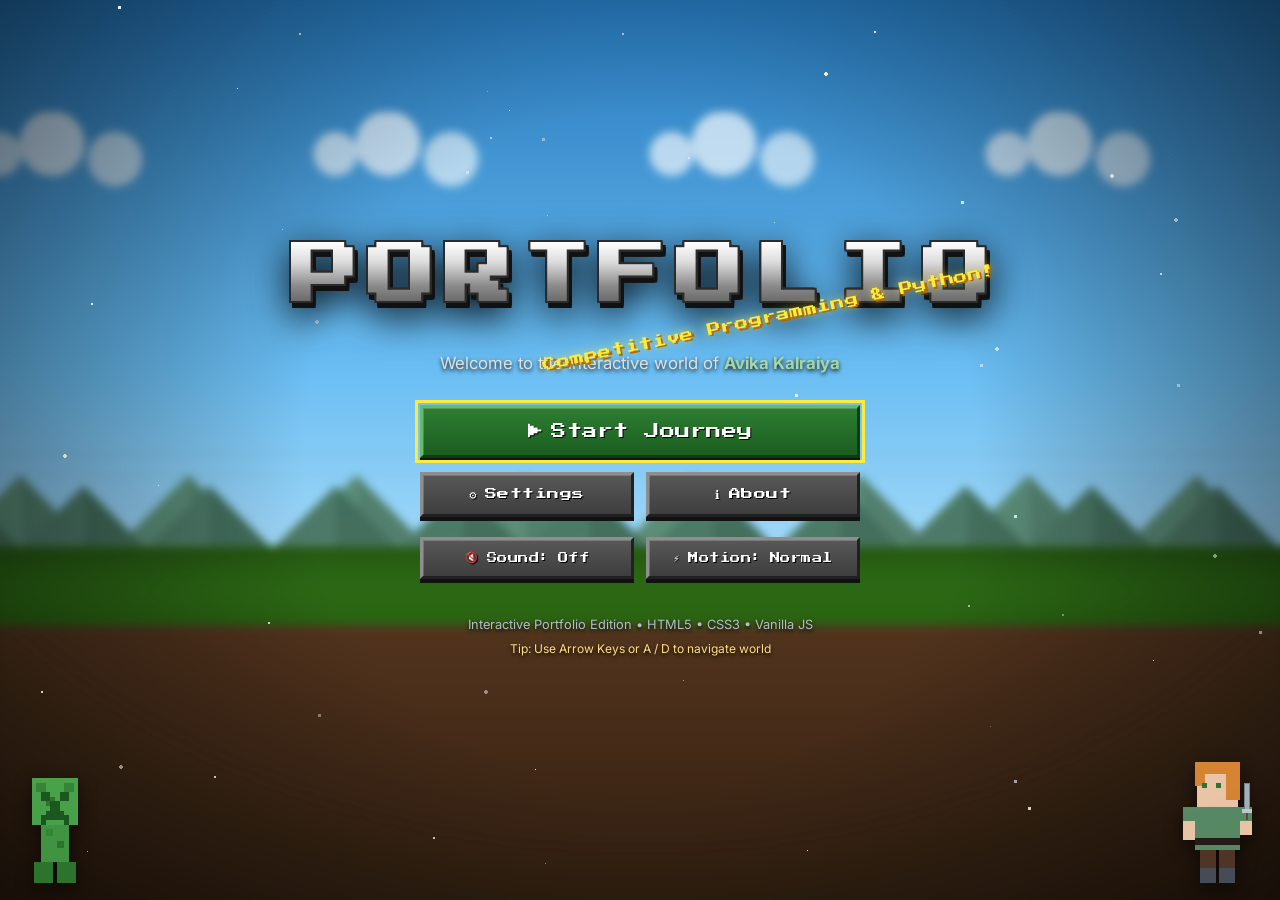
<file: index.html>
<!DOCTYPE html>
<html lang="en">
<head>
  <meta charset="UTF-8">
  <meta name="viewport" content="width=device-width, initial-scale=1.0">
  <title>Avika Kalraiya — Interactive Game Portfolio</title>
  <meta name="description" content="A pixelated, block-building game-inspired interactive portfolio journey for Avika Kalraiya.">

  <!-- Google Fonts: Pixel headings & ultra-clean readable body font -->
  <link rel="preconnect" href="https://fonts.googleapis.com">
  <link rel="preconnect" href="https://fonts.gstatic.com" crossorigin>
  <link href="https://fonts.googleapis.com/css2?family=Inter:wght@400;500;600;700&family=Press+Start+2P&family=VT323&display=swap" rel="stylesheet">

  <link rel="stylesheet" href="styles.css">
</head>
<body>
  <!-- Canvas for dynamic ambient particles (stars, dust, embers, leaves) -->
  <canvas id="ambient-particles" aria-hidden="true"></canvas>

  <!-- =========================================================================
       1. TITLE SCREEN
       Recreates the feel of the block-building game main menu
       ========================================================================= -->
  <section id="title-screen" class="screen active" aria-label="Portfolio Main Menu">
    <!-- Panorama background with blurred blocky landscape & floating clouds -->
    <div class="panorama-bg" aria-hidden="true">
      <div class="sky-gradient"></div>
      <div class="clouds-layer"></div>
      <div class="distant-mountains"></div>
      <div class="forest-silhouette"></div>
      <div class="vignette-overlay"></div>
    </div>

    <div class="title-container">
      <!-- 3D Stone-Beveled Game Logo with Individually Spaced Letters -->
      <div class="logo-wrapper">
        <h1 class="game-logo" aria-label="PORTFOLIO">
          <span class="logo-char char-p" aria-hidden="true">P</span>
          <span class="logo-char char-o1" aria-hidden="true">O</span>
          <span class="logo-char char-r" aria-hidden="true">R</span>
          <span class="logo-char char-t" aria-hidden="true">T</span>
          <span class="logo-char char-f" aria-hidden="true">F</span>
          <span class="logo-char char-o2" aria-hidden="true">O</span>
          <span class="logo-char char-l" aria-hidden="true">L</span>
          <span class="logo-char char-i" aria-hidden="true">I</span>
          <span class="logo-char char-o3" aria-hidden="true">O</span>
        </h1>
        <!-- Animated Minecraft-style yellow splash text -->
        <div id="splash-text" class="splash-badge">Press Start to Explore!</div>
      </div>

      <p class="creator-tagline">
        Welcome to the interactive world of <strong class="highlight-name">Avika Kalraiya</strong>
      </p>

      <!-- Main Menu Buttons -->
      <nav class="menu-nav" aria-label="Main Menu Navigation">
        <button id="btn-start" class="game-btn game-btn-primary" type="button" onclick="showExploreScreen()" autofocus>
          <span class="btn-icon">▶</span>
          <span class="btn-text">Start Journey</span>
        </button>

        <div class="menu-row">
          <button id="btn-options" class="game-btn game-btn-secondary" type="button" onclick="openModal('modal-settings')" aria-haspopup="dialog">
            <span class="btn-icon">⚙</span>
            <span class="btn-text">Settings</span>
          </button>
          <button id="btn-about" class="game-btn game-btn-secondary" type="button" onclick="openModal('modal-about')" aria-haspopup="dialog">
            <span class="btn-icon">ℹ</span>
            <span class="btn-text">About</span>
          </button>
        </div>

        <div class="menu-row quick-toggles">
          <button id="btn-title-sound" class="game-btn game-btn-tiny" type="button" onclick="toggleSound()" aria-label="Toggle sound effects">
            <span class="sound-icon">🔇</span> Sound: <span class="sound-status">Off</span>
          </button>
          <button id="btn-title-motion" class="game-btn game-btn-tiny" type="button" onclick="toggleReducedMotion()" aria-label="Toggle motion reduction">
            <span class="motion-icon">⚡</span> Motion: <span class="motion-status">Normal</span>
          </button>
        </div>
      </nav>

      <!-- Subtitle & footer info -->
      <footer class="title-footer">
        <p>Interactive Portfolio Edition &bull; HTML5 &bull; CSS3 &bull; Vanilla JS</p>
        <p class="keyboard-hint">Tip: Use Arrow Keys or A / D to navigate world</p>
      </footer>
    </div>

    <!-- Decorative block mobs/elements inspired by reference screenshot -->
    <div class="title-props" aria-hidden="true">
      <div class="title-mobs-left">
        <!-- Pixel Green Creeper SVG -->
        <svg class="title-mob-creeper" viewBox="0 0 60 100" width="70" height="116" shape-rendering="crispEdges">
          <!-- Head -->
          <rect x="10" y="8" width="40" height="40" fill="#4caf50" />
          <rect x="14" y="12" width="8" height="8" fill="#388e3c" />
          <rect x="38" y="12" width="8" height="8" fill="#388e3c" />
          <rect x="22" y="24" width="8" height="8" fill="#2e7d32" />
          <!-- Creeper Face Expression -->
          <rect x="18" y="20" width="8" height="8" fill="#1b5e20" />
          <rect x="34" y="20" width="8" height="8" fill="#1b5e20" />
          <rect x="26" y="28" width="8" height="12" fill="#1b5e20" />
          <rect x="22" y="36" width="16" height="8" fill="#1b5e20" />
          <rect x="18" y="40" width="4" height="8" fill="#1b5e20" />
          <rect x="38" y="40" width="4" height="8" fill="#1b5e20" />
          <!-- Body -->
          <rect x="18" y="48" width="24" height="32" fill="#43a047" />
          <rect x="22" y="52" width="6" height="6" fill="#388e3c" />
          <rect x="32" y="62" width="6" height="6" fill="#2e7d32" />
          <!-- 4 Block Feet -->
          <rect x="12" y="80" width="16" height="18" fill="#2e7d32" />
          <rect x="32" y="80" width="16" height="18" fill="#2e7d32" />
        </svg>
      </div>

      <div class="title-mobs-right">
        <!-- Pixel Alex Character SVG with Iron Sword -->
        <svg class="title-mob-alex" viewBox="0 0 70 110" width="85" height="130" shape-rendering="crispEdges">
          <!-- Hair & Head -->
          <rect x="18" y="10" width="34" height="34" fill="#fcd4b4" />
          <rect x="16" y="6" width="38" height="10" fill="#e58e37" />
          <rect x="16" y="14" width="8" height="12" fill="#e58e37" />
          <rect x="42" y="14" width="12" height="24" fill="#e58e37" />
          <rect x="22" y="24" width="4" height="4" fill="#2e7d32" />
          <rect x="34" y="24" width="4" height="4" fill="#2e7d32" />
          <!-- Tunic -->
          <rect x="16" y="44" width="38" height="36" fill="#5c946e" />
          <rect x="16" y="70" width="38" height="6" fill="#261d18" />
          <!-- Arms -->
          <rect x="6" y="44" width="10" height="28" fill="#fcd4b4" />
          <rect x="6" y="44" width="10" height="12" fill="#5c946e" />
          <rect x="54" y="44" width="10" height="24" fill="#fcd4b4" />
          <rect x="54" y="44" width="10" height="12" fill="#5c946e" />
          <!-- Legs & Boots -->
          <rect x="20" y="80" width="14" height="26" fill="#53392a" />
          <rect x="20" y="96" width="14" height="12" fill="#4a5260" />
          <rect x="36" y="80" width="14" height="26" fill="#53392a" />
          <rect x="36" y="96" width="14" height="12" fill="#4a5260" />
          <!-- Sword -->
          <rect x="58" y="24" width="4" height="24" fill="#b0bec5" stroke="#78909c" stroke-width="1" />
          <rect x="56" y="46" width="8" height="3" fill="#cfd8dc" />
          <rect x="59" y="49" width="2" height="6" fill="#6d4c41" />
        </svg>
      </div>
    </div>
  </section>


  <!-- =========================================================================
       2. EXPLORE SCREEN (PORTFOLIO WORLD)
       Opened via "Start Journey" button or keyboard navigation
       ========================================================================= -->
  <main id="explore-screen" class="screen" aria-label="Explore Portfolio World" hidden style="display: none;">
    
    <!-- Top HUD Navigation Bar -->
    <header class="hud-top">
      <div class="hud-left">
        <button id="btn-return-menu" class="game-btn game-btn-hud" type="button" onclick="showTitleScreen(true)" title="Return to Title Screen (Esc)">
          <span class="btn-icon">⬅</span>
          <span class="btn-text">Title Menu</span>
        </button>
        <span class="hud-badge player-tag">
          <span class="player-indicator-icon">👤</span> Avika Kalraiya
        </span>
      </div>

      <!-- Center: Location Progress & Hearts -->
      <div class="hud-center">
        <div class="hud-location-counter" id="location-progress" aria-live="polite">
          Location <span id="current-loc-num">1</span> of <span id="total-loc-num">5</span>
        </div>
        <div class="hearts-bar" aria-label="Health 10 of 10 hearts" title="10/10 Hearts">
          <span class="pixel-heart">❤</span>
          <span class="pixel-heart">❤</span>
          <span class="pixel-heart">❤</span>
          <span class="pixel-heart">❤</span>
          <span class="pixel-heart">❤</span>
          <span class="pixel-heart">❤</span>
          <span class="pixel-heart">❤</span>
          <span class="pixel-heart">❤</span>
          <span class="pixel-heart">❤</span>
          <span class="pixel-heart">❤</span>
        </div>
      </div>

      <!-- Right: Toggles & Help -->
      <div class="hud-right">
        <button id="btn-hud-sound" class="game-btn game-btn-icon" type="button" onclick="toggleSound()" title="Toggle Sound (M)" aria-label="Toggle sound">
          🔇
        </button>
        <button id="btn-hud-settings" class="game-btn game-btn-icon" type="button" onclick="openModal('modal-settings')" title="Settings" aria-label="Open settings">
          ⚙
        </button>
      </div>
    </header>

    <!-- World Stage: Parallax scenic environment & character -->
    <section class="world-stage" id="world-stage" aria-label="Interactive scenery view">
      
      <!-- Backdrop environment layers (swapped/animated via CSS classes) -->
      <div class="environment-backdrop loc-mine" id="env-backdrop">
        <!-- Sky & celestial element -->
        <div class="sky-layer" id="env-sky">
          <div class="celestial-body" id="celestial-body"></div>
        </div>

        <!-- Far background mountains/cavern arches -->
        <div class="mountain-layer" id="env-mountains"></div>

        <!-- Midground scenery (trees, cave crystals, temple pillars, clouds) -->
        <div class="midground-layer" id="env-midground"></div>

        <!-- Foreground terrain (mine rails, summit ledge, grassy path, tower balcony) -->
        <div class="foreground-terrain" id="env-foreground">
          <div class="terrain-surface"></div>
          <div class="terrain-subsoil"></div>
        </div>

        <!-- Interactive thematic environmental props -->
        <div class="env-props-container" id="env-props" aria-hidden="true"></div>
      </div>

      <!-- Character Stage Area -->
      <div class="character-anchor" id="character-anchor">
        <div class="character-shadow" id="char-shadow" aria-hidden="true"></div>
        
        <!-- Player Character (Alex-inspired pixel figure) -->
        <div class="player-character" id="player-character" onclick="triggerJumpAction()" role="img" aria-label="Pixel character exploring the world">
          <!-- The SVG block character with dynamic interchangeable arm/item poses -->
          <div class="char-svg-wrapper" id="char-svg-container"></div>
        </div>

        <!-- Character floating speech/reaction bubble -->
        <div class="char-reaction" id="char-reaction" aria-hidden="true">Ready!</div>
      </div>

      <!-- Visible Left / Right Navigation Controls (Prominent, game-styled, touch-friendly) -->
      <div class="nav-controls-overlay">
        <button id="btn-prev-loc" class="game-nav-btn btn-nav-left" type="button" onclick="goToLocation(state.currentLocationIndex - 1)" aria-label="Previous location (Left Arrow or A)">
          <span class="nav-arrow">◀</span>
          <span class="nav-kbd-hint">A / ◀</span>
        </button>
        <button id="btn-next-loc" class="game-nav-btn btn-nav-right" type="button" onclick="goToLocation(state.currentLocationIndex + 1)" aria-label="Next location (Right Arrow or D)">
          <span class="nav-arrow">▶</span>
          <span class="nav-kbd-hint">D / ▶</span>
        </button>
      </div>

      <!-- Ground Action Tip -->
      <div class="ground-prompt" aria-hidden="true">
        <span>Press <kbd>Space</kbd> to Jump &bull; Use <kbd>A</kbd>/<kbd>D</kbd> or <kbd>←</kbd>/<kbd>→</kbd> to Travel</span>
      </div>
    </section>

    <!-- Bottom Section: Game-Style Dialog Panel & Hotbar -->
    <section class="dialog-and-hud-container" aria-label="Portfolio Content Panel">
      
      <!-- Readable Game-Inspired Skill Card Panel (styled like game dialog screenshot) -->
      <article class="game-dialog-panel" id="skill-dialog-panel" aria-live="polite">
        <!-- Banner Header Plaque -->
        <div class="dialog-header-banner">
          <div class="dialog-banner-gem gem-left">✦</div>
          <div class="dialog-banner-titles">
            <span class="dialog-location-badge" id="panel-location-badge">PANEL 01</span>
            <h2 class="dialog-title" id="panel-title">About Me</h2>
          </div>
          <div class="dialog-banner-gem gem-right">✦</div>
        </div>

        <!-- Subtitle & Focus tags -->
        <div class="dialog-subhead">
          <span class="dialog-subtitle" id="panel-subtitle">First-Year B.Tech CSE (AI &amp; ML) | NST, ADYPU Pune</span>
          <div class="tag-pills" id="panel-tags">
            <span class="tag-pill">B.Tech CSE (AI &amp; ML)</span>
            <span class="tag-pill">Competitive Programming</span>
            <span class="tag-pill">Problem Solving</span>
            <span class="tag-pill">Engineering Aspirant</span>
          </div>
        </div>

        <!-- High-readability portfolio text body -->
        <div class="dialog-content-body">
          <div class="dialog-text" id="panel-body">
            <p>
              Hi, I’m Avika Kalraiya, a first-year B.Tech student in Computer Science with an AI and Machine Learning specialization at Newton School of Technology, ADYPU Pune. My technical interests include competitive programming and problem-solving, where I practice breaking challenges into clear, logical steps. I’m building my foundations across programming languages through hands-on projects. My professional goal is to secure an internship at a well-established technology company and contribute to practical engineering work.
            </p>
          </div>
        </div>

        <!-- Dialog Footer with location quick controls -->
        <div class="dialog-footer">
          <div class="dialog-footer-left">
            <span class="status-indicator">● Active Realm</span>
          </div>
          <div class="dialog-footer-nav">
            <button id="btn-panel-prev" class="game-btn game-btn-compact" type="button" onclick="goToLocation(state.currentLocationIndex - 1)">
              ◀ Previous
            </button>
            <span class="panel-step-indicator" id="panel-step-indicator">1 / 5</span>
            <button id="btn-panel-next" class="game-btn game-btn-compact" type="button" onclick="goToLocation(state.currentLocationIndex + 1)">
              Next ▶
            </button>
          </div>
        </div>
      </article>

      <!-- Bottom Hotbar (Quick navigation to all 4 locations like game inventory hotbar) -->
      <nav class="game-hotbar" aria-label="Quick Location Inventory Hotbar">
        <div class="hotbar-label">INVENTORY / QUICK TRAVEL</div>
        <div class="hotbar-slots" role="tablist">
          <button class="hotbar-slot active" role="tab" aria-selected="true" data-loc-index="0" onclick="goToLocation(0, true)" title="Slot 1: About Me [1]">
            <span class="slot-num">1</span>
            <span class="slot-icon">👤</span>
            <span class="slot-name">About</span>
          </button>
          <button class="hotbar-slot" role="tab" aria-selected="false" data-loc-index="1" onclick="goToLocation(1, true)" title="Slot 2: Skills &amp; Demos [2]">
            <span class="slot-num">2</span>
            <span class="slot-icon">💻</span>
            <span class="slot-name">Skills</span>
          </button>
          <button class="hotbar-slot" role="tab" aria-selected="false" data-loc-index="2" onclick="goToLocation(2, true)" title="Slot 3: S&amp;AI Contributions [3]">
            <span class="slot-num">3</span>
            <span class="slot-icon">🛠</span>
            <span class="slot-name">PRs</span>
          </button>
          <button class="hotbar-slot" role="tab" aria-selected="false" data-loc-index="3" onclick="goToLocation(3, true)" title="Slot 4: Projects [4]">
            <span class="slot-num">4</span>
            <span class="slot-icon">🚀</span>
            <span class="slot-name">Projects</span>
          </button>
          <button class="hotbar-slot" role="tab" aria-selected="false" data-loc-index="4" onclick="goToLocation(4, true)" title="Slot 5: Education &amp; Contact [5]">
            <span class="slot-num">5</span>
            <span class="slot-icon">📜</span>
            <span class="slot-name">Edu</span>
          </button>
        </div>
      </nav>

    </section>

  </main>


  <!-- =========================================================================
       3. MODAL: SETTINGS & ACCESSIBILITY
       ========================================================================= -->
  <div id="modal-settings" class="game-modal" role="dialog" aria-modal="true" aria-labelledby="settings-modal-title" hidden>
    <div class="modal-backdrop" id="modal-settings-backdrop" onclick="closeModal('modal-settings')"></div>
    <div class="modal-box">
      <div class="modal-header">
        <h2 id="settings-modal-title" class="modal-title">Settings & Accessibility</h2>
        <button class="modal-close-btn" id="btn-close-settings" type="button" onclick="closeModal('modal-settings')" aria-label="Close settings">&times;</button>
      </div>
      <div class="modal-body">
        
        <div class="setting-item">
          <div class="setting-info">
            <span class="setting-label">8-Bit Sound Effects</span>
            <span class="setting-desc">Synthesized retro audio for jumps, clicks, and page transitions</span>
          </div>
          <button id="toggle-sound-btn" class="game-btn game-btn-compact" type="button">
            Sound: <span id="sound-val-text">Off</span>
          </button>
        </div>

        <div class="setting-item">
          <div class="setting-info">
            <span class="setting-label">Reduced Motion</span>
            <span class="setting-desc">Replaces character jump arc and parallax slide with gentle pose changes</span>
          </div>
          <button id="toggle-motion-btn" class="game-btn game-btn-compact" type="button">
            Motion: <span id="motion-val-text">Normal</span>
          </button>
        </div>

        <div class="setting-item">
          <div class="setting-info">
            <span class="setting-label">Reading Font Scale</span>
            <span class="setting-desc">Increase dialogue text size for easier reading</span>
          </div>
          <div class="font-scale-controls">
            <button id="btn-font-smaller" class="game-btn game-btn-tiny" type="button" aria-label="Smaller font">A-</button>
            <span id="font-scale-display">100%</span>
            <button id="btn-font-larger" class="game-btn game-btn-tiny" type="button" aria-label="Larger font">A+</button>
          </div>
        </div>

        <div class="controls-guide">
          <h3>Keyboard Controls</h3>
          <ul class="guide-list">
            <li><kbd>←</kbd> / <kbd>A</kbd> : Previous Location</li>
            <li><kbd>→</kbd> / <kbd>D</kbd> : Next Location</li>
            <li><kbd>1</kbd> - <kbd>5</kbd> : Jump Directly to Location</li>
            <li><kbd>Space</kbd> : Character Jump / Celebrate</li>
            <li><kbd>Esc</kbd> : Return to Main Menu / Close Dialog</li>
            <li><kbd>M</kbd> : Toggle Sound Mute</li>
          </ul>
        </div>

      </div>
      <div class="modal-footer">
        <button id="btn-settings-done" class="game-btn game-btn-primary" type="button" onclick="closeModal('modal-settings')">Done</button>
      </div>
    </div>
  </div>


  <!-- =========================================================================
       4. MODAL: ABOUT / CONTACT
       ========================================================================= -->
  <div id="modal-about" class="game-modal" role="dialog" aria-modal="true" aria-labelledby="about-modal-title" hidden>
    <div class="modal-backdrop" id="modal-about-backdrop" onclick="closeModal('modal-about')"></div>
    <div class="modal-box">
      <div class="modal-header">
        <h2 id="about-modal-title" class="modal-title">About Avika Kalraiya</h2>
        <button class="modal-close-btn" id="btn-close-about" type="button" onclick="closeModal('modal-about')" aria-label="Close about">&times;</button>
      </div>
      <div class="modal-body about-body">
        <p>
          Hi, I’m <strong>Avika Kalraiya</strong>, a first-year B.Tech student in Computer Science with an AI and Machine Learning specialization at <strong>Newton School of Technology, ADYPU Pune</strong>. My technical interests include competitive programming and problem-solving, where I practice breaking challenges into clear, logical steps. I’m building my foundations across programming languages through hands-on projects. My professional goal is to secure an internship at a well-established technology company and contribute to practical engineering work.
        </p>

        <!-- Education & Academic Foundation -->
        <div class="education-section">
          <h3 class="section-title">🎓 Education</h3>
          <ul class="guide-list">
            <li><strong>Newton School of Technology, ADYPU Pune:</strong> First-year B.Tech CSE (AI &amp; ML)</li>
            <li><strong>DPS Bhopal:</strong> Class 10 &amp; Class 12 (Completed 2026)</li>
            <li><strong>Expected Graduation:</strong> 2030</li>
          </ul>
        </div>

        <!-- Certifications & Key Qualifications -->
        <div class="certifications-section">
          <h3 class="section-title">📜 Certifications &amp; Honors</h3>
          <div class="cert-grid">
            <div class="cert-card">
              <span class="cert-badge gold">Gold Award</span>
              <strong>WorldQuant — Gold Level</strong>
              <p>Earned a Gold in WorldQuant through work involving trading algorithms.</p>
              <p><a href="certificates/worldquant-gold-certificate.pdf" target="_blank" rel="noopener noreferrer" class="cert-pdf-link">📄 View Official Certificate (PDF)</a></p>
            </div>
            <div class="cert-card">
              <span class="cert-badge green">7th / 300 Teams</span>
              <strong>Hacktoberfest at ADYPU Pune</strong>
              <p>My team placed 7th among 300 teams at the Hacktoberfest event at ADYPU Pune.</p>
              <p><a href="certificates/hacktoberfest-2026-certificate.pdf" target="_blank" rel="noopener noreferrer" class="cert-pdf-link">📄 View Official Certificate (PDF)</a></p>
            </div>
            <div class="cert-card">
              <span class="cert-badge">Certified</span>
              <strong>Prompting Essentials Certification</strong>
              <p>Specialized training in prompt engineering, leveraging generative AI tools for structured ideation and practical problem-solving.</p>
            </div>
          </div>
        </div>

        <!-- Comprehensive Skillset Grid -->
        <div class="skills-inventory-section">
          <h3 class="section-title">⚔ Skills &amp; Competencies</h3>
          <div class="skill-tags-cloud">
            <span class="skill-chip cert-chip">★ Python</span>
            <span class="skill-chip">HTML, CSS, JavaScript</span>
            <span class="skill-chip">10 Verified ohmyzsh PRs</span>
            <span class="skill-chip">Competitive Programming</span>
            <span class="skill-chip">Prompt Engineering</span>
            <span class="skill-chip">Quantitative Problem Solving</span>
            <span class="skill-chip">Open Source Collaboration</span>
          </div>
        </div>

        <div class="about-highlights">
          <div class="highlight-card">
            <span class="hl-icon">👤</span>
            <strong>Panel 1: About Me</strong>
            <p>Background in B.Tech CSE (AI &amp; ML), competitive programming, and internship goals.</p>
          </div>
          <div class="highlight-card">
            <span class="hl-icon">💻</span>
            <strong>Panel 2: Skills &amp; Demos</strong>
            <p>Python, HTML, CSS, JavaScript, and live deployed project demos with connected code repos.</p>
          </div>
          <div class="highlight-card">
            <span class="hl-icon">🛠</span>
            <strong>Panel 3: S&amp;AI Contributions</strong>
            <p>10 verified pull requests with Task IDs, descriptions, and rationales on ohmyzsh.</p>
          </div>
          <div class="highlight-card">
            <span class="hl-icon">🚀</span>
            <strong>Panel 4: Featured Projects</strong>
            <p>ContriFit &amp; AI Chatbot consoles, architecture, demos, repos, and documentation.</p>
          </div>
          <div class="highlight-card">
            <span class="hl-icon">📜</span>
            <strong>Panel 5: Education, Honors &amp; Contact</strong>
            <p>Academic degrees, WorldQuant Gold, Hacktoberfest 7th place, and direct contact channels.</p>
          </div>
        </div>

        <div class="contact-box">
          <h3>Get In Touch</h3>
          <p>Interested in collaborating, open source, or discussing opportunities?</p>
          <div class="contact-links">
            <a href="mailto:avika.k2008@gmail.com" class="game-btn game-btn-compact">
              ✉ Email
            </a>
            <a href="https://github.com/Avika2623" class="game-btn game-btn-compact" target="_blank" rel="noopener noreferrer">
              💻 GitHub
            </a>
            <a href="https://www.linkedin.com/in/avika-kalraiya-2ba337432" class="game-btn game-btn-compact" target="_blank" rel="noopener noreferrer">
              🔗 LinkedIn
            </a>
          </div>
        </div>
      </div>
      <div class="modal-footer">
        <button id="btn-about-done" class="game-btn game-btn-primary" type="button" onclick="closeModal('modal-about')">Close</button>
      </div>
    </div>
  </div>

  <script src="script.js"></script>
</body>
</html>
</file>
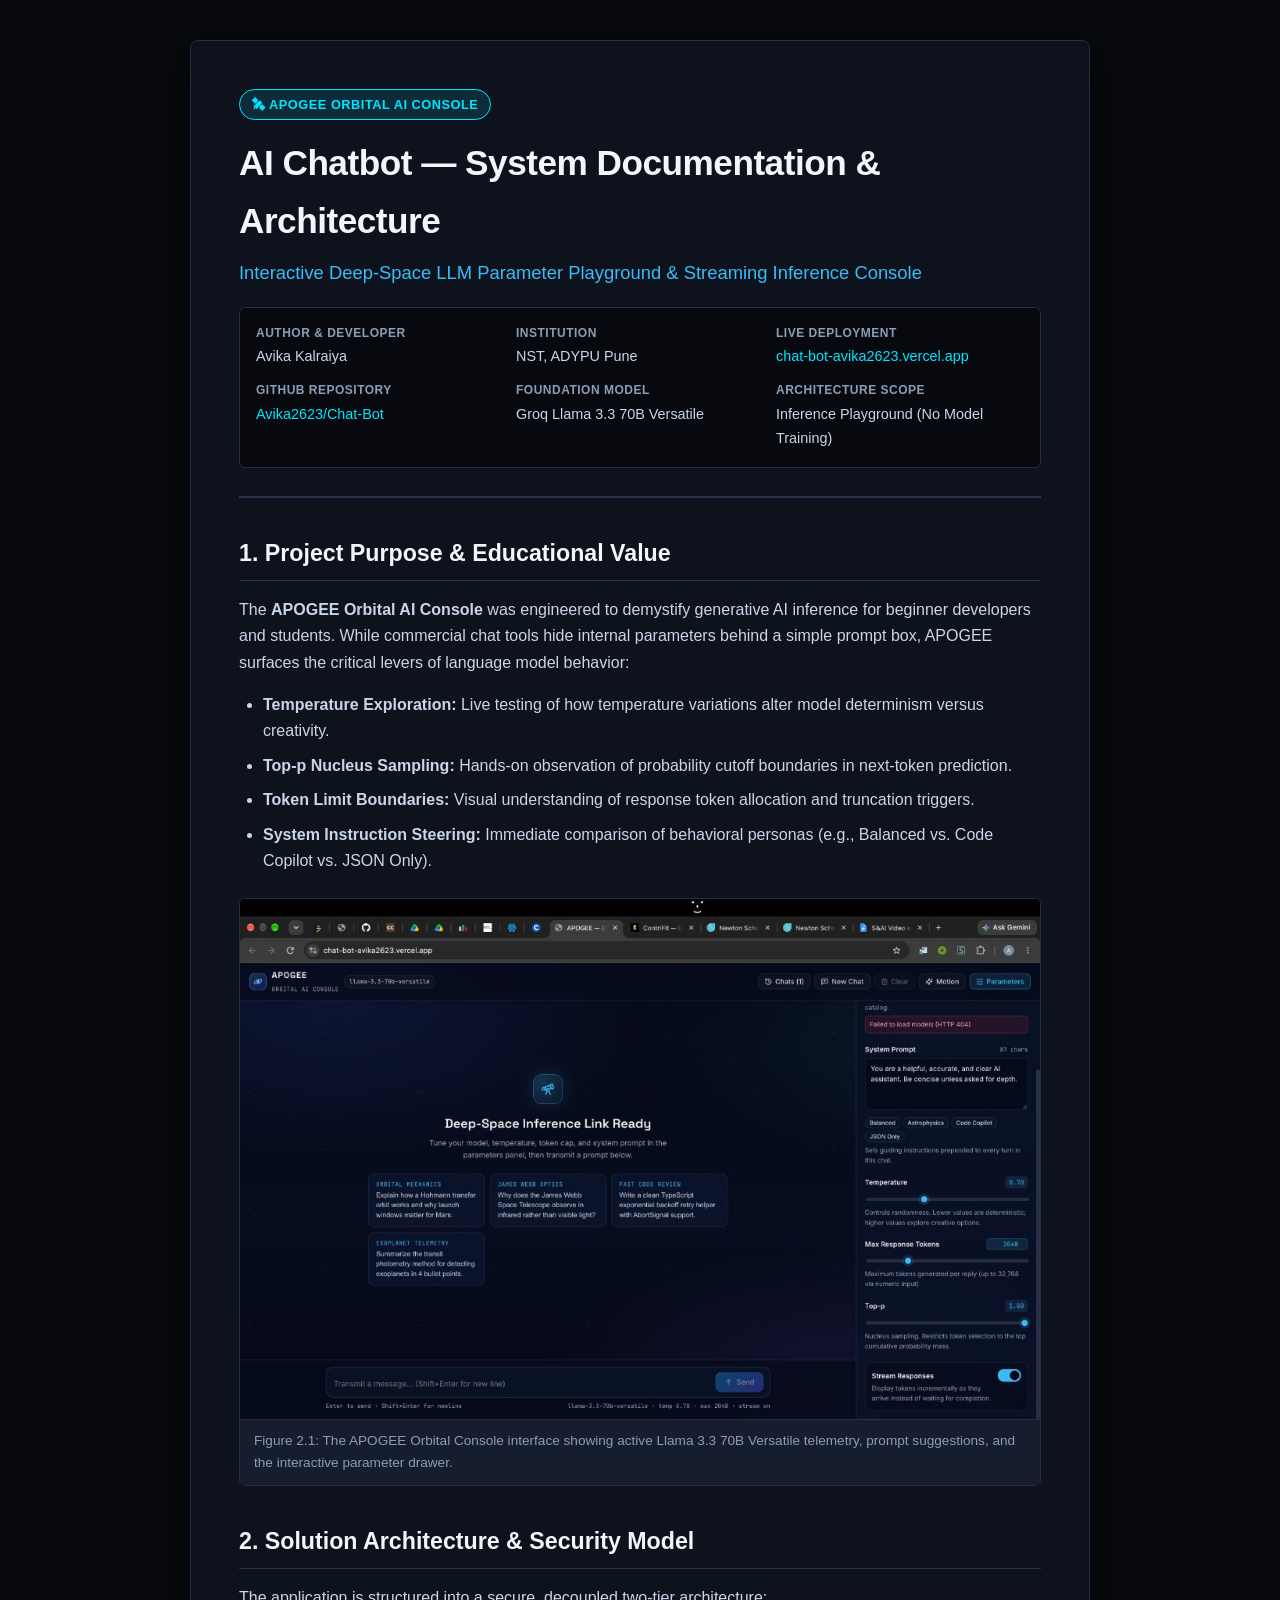
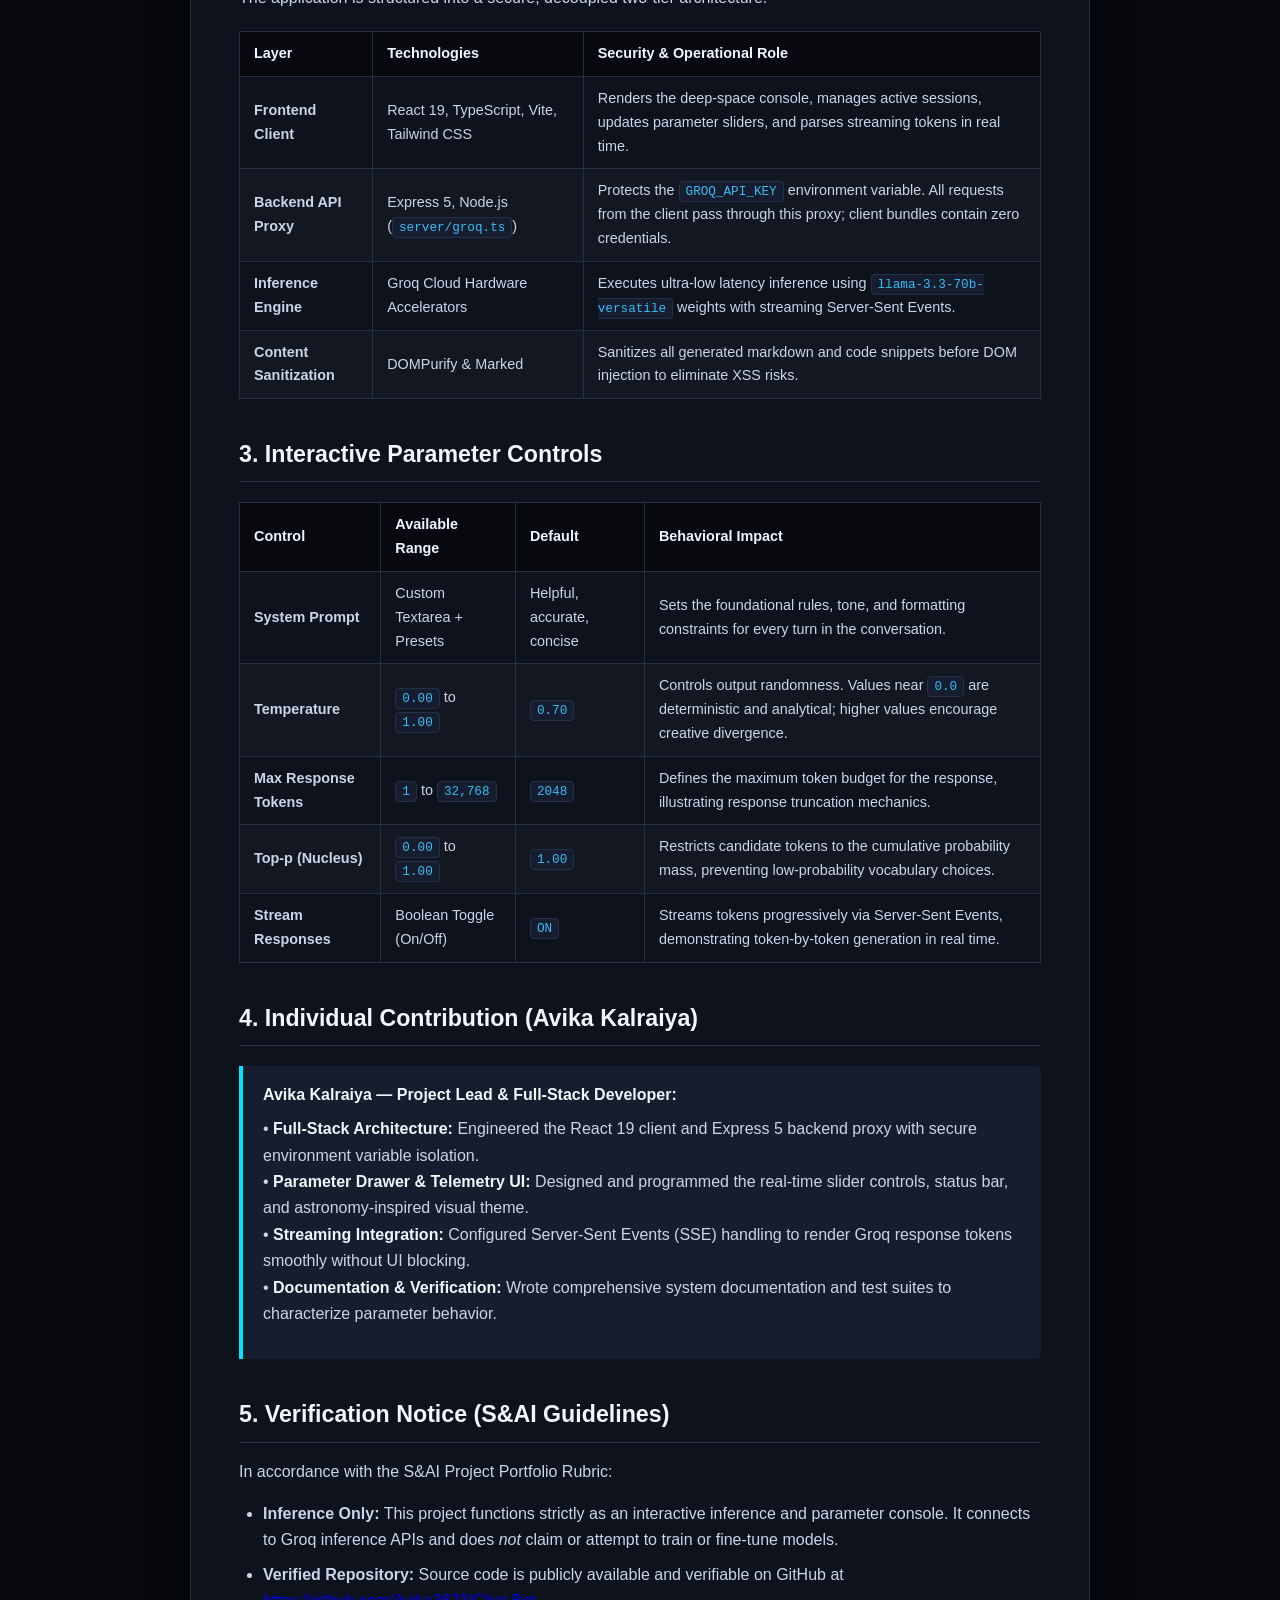
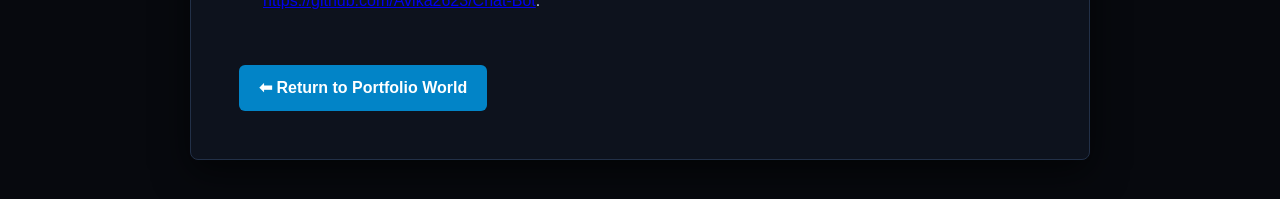
<file: docs/chatbot-documentation.html>
<!DOCTYPE html>
<html lang="en">
<head>
  <meta charset="UTF-8">
  <meta name="viewport" content="width=device-width, initial-scale=1.0">
  <title>APOGEE Orbital AI Console — Technical Documentation</title>
  <style>
    :root {
      --bg-primary: #07090e;
      --bg-secondary: #0d121d;
      --bg-card: #151d2e;
      --border-color: #223048;
      --text-main: #c9d6ea;
      --text-heading: #f0f6fc;
      --text-muted: #8b9eb5;
      --accent-cyan: #00e5ff;
      --accent-blue: #38bdf8;
      --accent-purple: #c084fc;
      --accent-gold: #fbc02d;
      --font-family: -apple-system, BlinkMacSystemFont, "Segoe UI", Roboto, Helvetica, Arial, sans-serif;
      --font-mono: ui-monospace, SFMono-Regular, "SF Mono", Menlo, Consolas, monospace;
    }

    * {
      box-sizing: border-box;
      margin: 0;
      padding: 0;
    }

    body {
      font-family: var(--font-family);
      background-color: var(--bg-primary);
      color: var(--text-main);
      line-height: 1.65;
      padding: 40px 20px;
    }

    .doc-container {
      max-width: 900px;
      margin: 0 auto;
      background: var(--bg-secondary);
      border: 1px solid var(--border-color);
      border-radius: 8px;
      padding: 48px;
      box-shadow: 0 12px 36px rgba(0, 0, 0, 0.6);
    }

    header {
      border-bottom: 2px solid var(--border-color);
      padding-bottom: 28px;
      margin-bottom: 36px;
    }

    .badge-pill {
      display: inline-block;
      background: rgba(0, 229, 255, 0.12);
      border: 1px solid var(--accent-cyan);
      color: var(--accent-cyan);
      font-size: 0.8rem;
      font-weight: 600;
      padding: 4px 12px;
      border-radius: 20px;
      margin-bottom: 14px;
      letter-spacing: 0.5px;
    }

    h1 {
      font-size: 2.2rem;
      color: var(--text-heading);
      margin-bottom: 8px;
      letter-spacing: -0.5px;
    }

    .tagline {
      font-size: 1.15rem;
      color: var(--accent-blue);
      margin-bottom: 18px;
    }

    .meta-grid {
      display: grid;
      grid-template-columns: repeat(auto-fit, minmax(200px, 1fr));
      gap: 12px;
      background: var(--bg-primary);
      padding: 16px;
      border-radius: 6px;
      border: 1px solid var(--border-color);
      font-size: 0.9rem;
    }

    .meta-item strong {
      display: block;
      color: var(--text-muted);
      font-size: 0.75rem;
      text-transform: uppercase;
      letter-spacing: 0.5px;
      margin-bottom: 2px;
    }

    .meta-item a {
      color: var(--accent-cyan);
      text-decoration: none;
      word-break: break-all;
    }

    .meta-item a:hover {
      text-decoration: underline;
    }

    h2 {
      font-size: 1.45rem;
      color: var(--text-heading);
      margin: 36px 0 16px;
      padding-bottom: 8px;
      border-bottom: 1px solid var(--border-color);
      display: flex;
      align-items: center;
      gap: 8px;
    }

    h3 {
      font-size: 1.15rem;
      color: var(--text-heading);
      margin: 24px 0 10px;
    }

    p {
      margin-bottom: 16px;
    }

    ul, ol {
      margin: 12px 0 20px 24px;
    }

    li {
      margin-bottom: 8px;
    }

    code {
      font-family: var(--font-mono);
      background: var(--bg-card);
      border: 1px solid var(--border-color);
      padding: 2px 6px;
      border-radius: 4px;
      font-size: 0.88em;
      color: #38bdf8;
    }

    .table-container {
      overflow-x: auto;
      margin: 20px 0;
    }

    table {
      width: 100%;
      border-collapse: collapse;
      font-size: 0.9rem;
    }

    th, td {
      border: 1px solid var(--border-color);
      padding: 10px 14px;
      text-align: left;
    }

    th {
      background: var(--bg-primary);
      color: var(--text-heading);
      font-weight: 600;
    }

    tr:nth-child(even) {
      background: rgba(255, 255, 255, 0.02);
    }

    .screenshot-figure {
      margin: 24px 0;
      background: var(--bg-primary);
      border: 1px solid var(--border-color);
      border-radius: 6px;
      overflow: hidden;
    }

    .screenshot-figure img {
      width: 100%;
      height: auto;
      display: block;
    }

    .screenshot-caption {
      padding: 10px 14px;
      font-size: 0.85rem;
      color: var(--text-muted);
      border-top: 1px solid var(--border-color);
      background: var(--bg-card);
    }

    .highlight-card {
      background: var(--bg-card);
      border-left: 4px solid var(--accent-cyan);
      padding: 16px 20px;
      border-radius: 0 6px 6px 0;
      margin: 20px 0;
    }

    .highlight-card strong {
      color: var(--text-heading);
    }

    .btn-return {
      display: inline-block;
      margin-top: 30px;
      padding: 10px 20px;
      background: #0284c7;
      color: #fff;
      text-decoration: none;
      font-weight: 600;
      border-radius: 6px;
    }

    @media print {
      body {
        background: #fff;
        color: #111;
        padding: 0;
      }
      .doc-container {
        border: none;
        padding: 0;
        box-shadow: none;
        background: #fff;
      }
      h1, h2, h3, .tagline {
        color: #000;
      }
      .meta-grid, .screenshot-figure, .highlight-card {
        background: #f9f9f9;
        border-color: #ddd;
        color: #222;
      }
      th {
        background: #eee;
        color: #000;
      }
      code {
        background: #eee;
        color: #000;
      }
      .btn-return {
        display: none;
      }
    }
  </style>
</head>
<body>

  <div class="doc-container">
    <header>
      <span class="badge-pill">🛰 APOGEE ORBITAL AI CONSOLE</span>
      <h1>AI Chatbot — System Documentation & Architecture</h1>
      <p class="tagline">Interactive Deep-Space LLM Parameter Playground & Streaming Inference Console</p>
      
      <div class="meta-grid">
        <div class="meta-item">
          <strong>Author & Developer</strong>
          <span>Avika Kalraiya</span>
        </div>
        <div class="meta-item">
          <strong>Institution</strong>
          <span>NST, ADYPU Pune</span>
        </div>
        <div class="meta-item">
          <strong>Live Deployment</strong>
          <a href="https://chat-bot-avika2623.vercel.app/" target="_blank" rel="noopener noreferrer">chat-bot-avika2623.vercel.app</a>
        </div>
        <div class="meta-item">
          <strong>GitHub Repository</strong>
          <a href="https://github.com/Avika2623/Chat-Bot" target="_blank" rel="noopener noreferrer">Avika2623/Chat-Bot</a>
        </div>
        <div class="meta-item">
          <strong>Foundation Model</strong>
          <span>Groq Llama 3.3 70B Versatile</span>
        </div>
        <div class="meta-item">
          <strong>Architecture Scope</strong>
          <span>Inference Playground (No Model Training)</span>
        </div>
      </div>
    </header>

    <section>
      <h2>1. Project Purpose & Educational Value</h2>
      <p>
        The <strong>APOGEE Orbital AI Console</strong> was engineered to demystify generative AI inference for beginner developers and students. While commercial chat tools hide internal parameters behind a simple prompt box, APOGEE surfaces the critical levers of language model behavior:
      </p>
      <ul>
        <li><strong>Temperature Exploration:</strong> Live testing of how temperature variations alter model determinism versus creativity.</li>
        <li><strong>Top-p Nucleus Sampling:</strong> Hands-on observation of probability cutoff boundaries in next-token prediction.</li>
        <li><strong>Token Limit Boundaries:</strong> Visual understanding of response token allocation and truncation triggers.</li>
        <li><strong>System Instruction Steering:</strong> Immediate comparison of behavioral personas (e.g., Balanced vs. Code Copilot vs. JSON Only).</li>
      </ul>

      <div class="screenshot-figure">
        <img src="assets/apogee-console.jpg" alt="APOGEE Orbital Console Interface">
        <div class="screenshot-caption">Figure 2.1: The APOGEE Orbital Console interface showing active Llama 3.3 70B Versatile telemetry, prompt suggestions, and the interactive parameter drawer.</div>
      </div>
    </section>

    <section>
      <h2>2. Solution Architecture & Security Model</h2>
      <p>
        The application is structured into a secure, decoupled two-tier architecture:
      </p>

      <div class="table-container">
        <table>
          <thead>
            <tr>
              <th>Layer</th>
              <th>Technologies</th>
              <th>Security & Operational Role</th>
            </tr>
          </thead>
          <tbody>
            <tr>
              <td><strong>Frontend Client</strong></td>
              <td>React 19, TypeScript, Vite, Tailwind CSS</td>
              <td>Renders the deep-space console, manages active sessions, updates parameter sliders, and parses streaming tokens in real time.</td>
            </tr>
            <tr>
              <td><strong>Backend API Proxy</strong></td>
              <td>Express 5, Node.js (<code>server/groq.ts</code>)</td>
              <td>Protects the <code>GROQ_API_KEY</code> environment variable. All requests from the client pass through this proxy; client bundles contain zero credentials.</td>
            </tr>
            <tr>
              <td><strong>Inference Engine</strong></td>
              <td>Groq Cloud Hardware Accelerators</td>
              <td>Executes ultra-low latency inference using <code>llama-3.3-70b-versatile</code> weights with streaming Server-Sent Events.</td>
            </tr>
            <tr>
              <td><strong>Content Sanitization</strong></td>
              <td>DOMPurify &amp; Marked</td>
              <td>Sanitizes all generated markdown and code snippets before DOM injection to eliminate XSS risks.</td>
            </tr>
          </tbody>
        </table>
      </div>
    </section>

    <section>
      <h2>3. Interactive Parameter Controls</h2>
      <div class="table-container">
        <table>
          <thead>
            <tr>
              <th>Control</th>
              <th>Available Range</th>
              <th>Default</th>
              <th>Behavioral Impact</th>
            </tr>
          </thead>
          <tbody>
            <tr>
              <td><strong>System Prompt</strong></td>
              <td>Custom Textarea + Presets</td>
              <td>Helpful, accurate, concise</td>
              <td>Sets the foundational rules, tone, and formatting constraints for every turn in the conversation.</td>
            </tr>
            <tr>
              <td><strong>Temperature</strong></td>
              <td><code>0.00</code> to <code>1.00</code></td>
              <td><code>0.70</code></td>
              <td>Controls output randomness. Values near <code>0.0</code> are deterministic and analytical; higher values encourage creative divergence.</td>
            </tr>
            <tr>
              <td><strong>Max Response Tokens</strong></td>
              <td><code>1</code> to <code>32,768</code></td>
              <td><code>2048</code></td>
              <td>Defines the maximum token budget for the response, illustrating response truncation mechanics.</td>
            </tr>
            <tr>
              <td><strong>Top-p (Nucleus)</strong></td>
              <td><code>0.00</code> to <code>1.00</code></td>
              <td><code>1.00</code></td>
              <td>Restricts candidate tokens to the cumulative probability mass, preventing low-probability vocabulary choices.</td>
            </tr>
            <tr>
              <td><strong>Stream Responses</strong></td>
              <td>Boolean Toggle (On/Off)</td>
              <td><code>ON</code></td>
              <td>Streams tokens progressively via Server-Sent Events, demonstrating token-by-token generation in real time.</td>
            </tr>
          </tbody>
        </table>
      </div>
    </section>

    <section>
      <h2>4. Individual Contribution (Avika Kalraiya)</h2>
      <div class="highlight-card">
        <strong>Avika Kalraiya — Project Lead & Full-Stack Developer:</strong>
        <p style="margin-top: 8px;">
          • <strong>Full-Stack Architecture:</strong> Engineered the React 19 client and Express 5 backend proxy with secure environment variable isolation.<br>
          • <strong>Parameter Drawer & Telemetry UI:</strong> Designed and programmed the real-time slider controls, status bar, and astronomy-inspired visual theme.<br>
          • <strong>Streaming Integration:</strong> Configured Server-Sent Events (SSE) handling to render Groq response tokens smoothly without UI blocking.<br>
          • <strong>Documentation & Verification:</strong> Wrote comprehensive system documentation and test suites to characterize parameter behavior.
        </p>
      </div>
    </section>

    <section>
      <h2>5. Verification Notice (S&amp;AI Guidelines)</h2>
      <p>
        In accordance with the S&amp;AI Project Portfolio Rubric:
      </p>
      <ul>
        <li><strong>Inference Only:</strong> This project functions strictly as an interactive inference and parameter console. It connects to Groq inference APIs and does <em>not</em> claim or attempt to train or fine-tune models.</li>
        <li><strong>Verified Repository:</strong> Source code is publicly available and verifiable on GitHub at <a href="https://github.com/Avika2623/Chat-Bot" target="_blank" rel="noopener noreferrer">https://github.com/Avika2623/Chat-Bot</a>.</li>
      </ul>

      <a href="../index.html" class="btn-return">⬅ Return to Portfolio World</a>
    </section>
  </div>

</body>
</html>
</file>
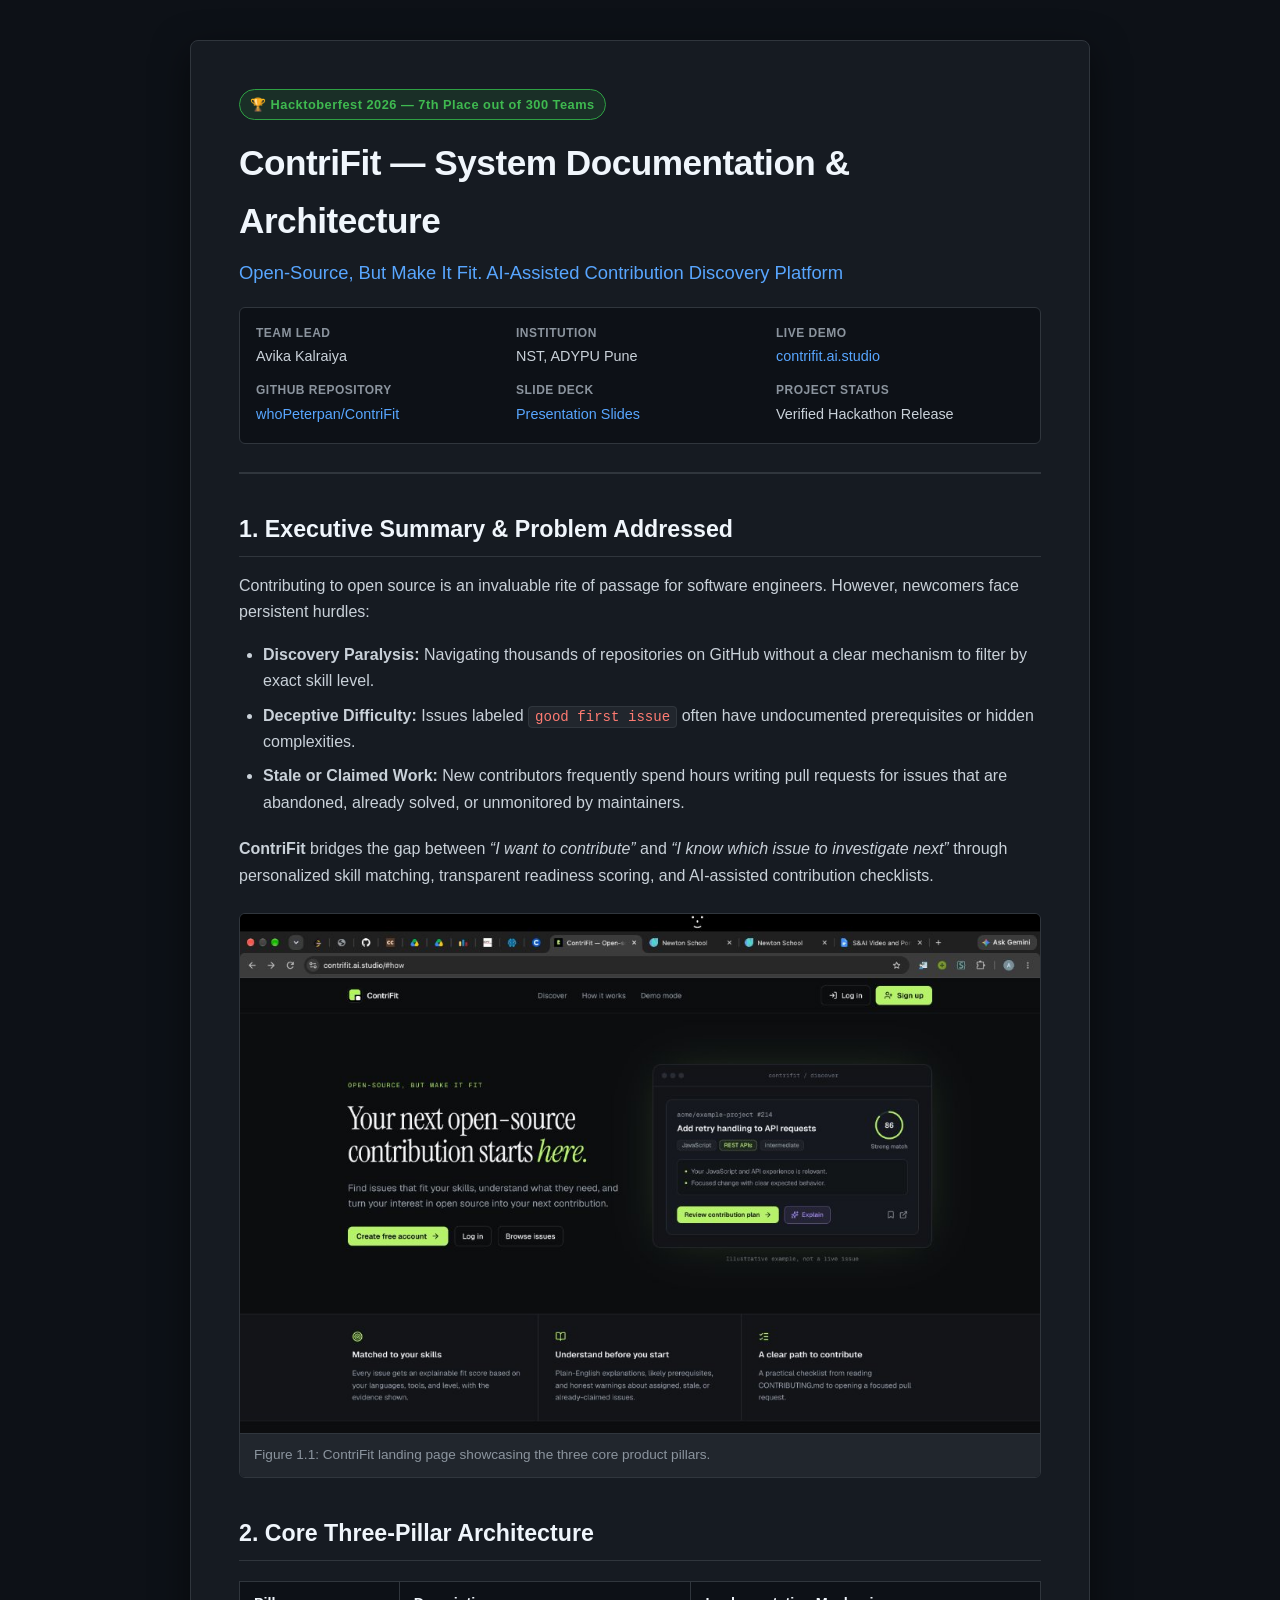
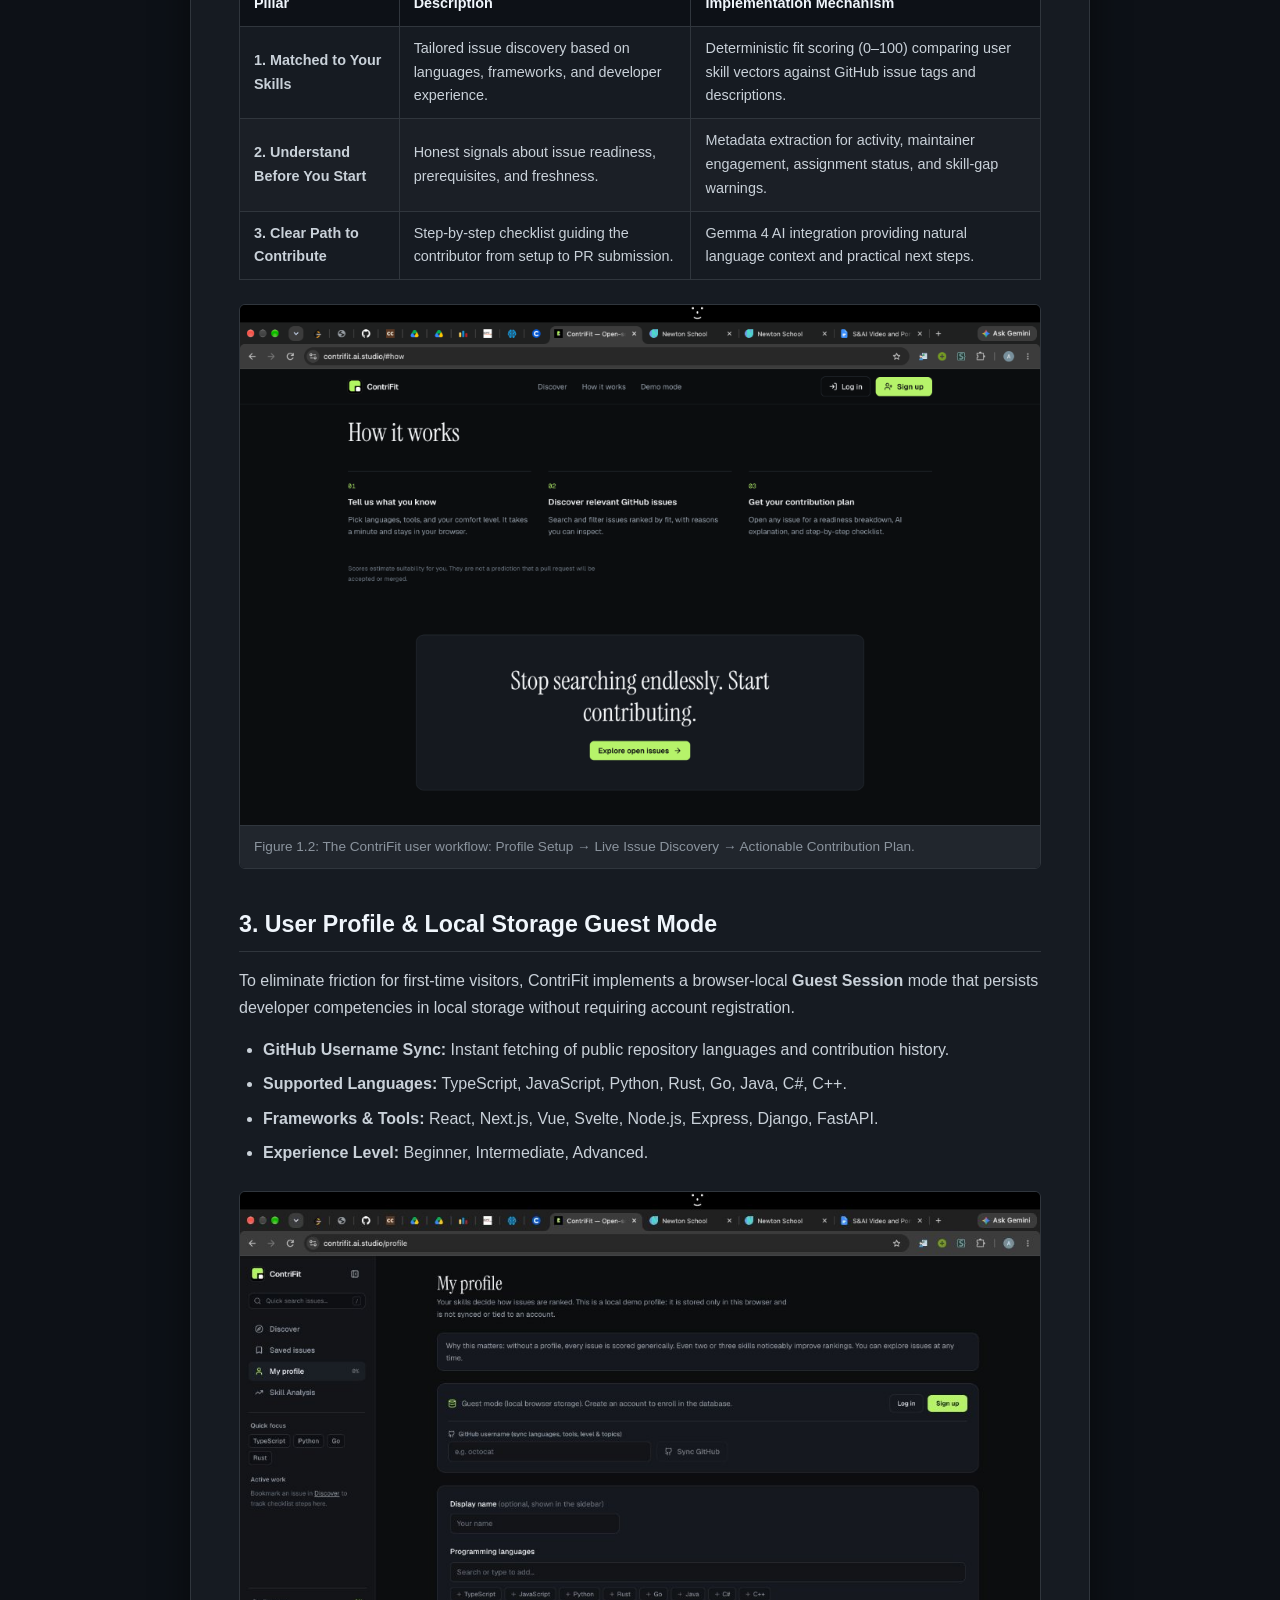
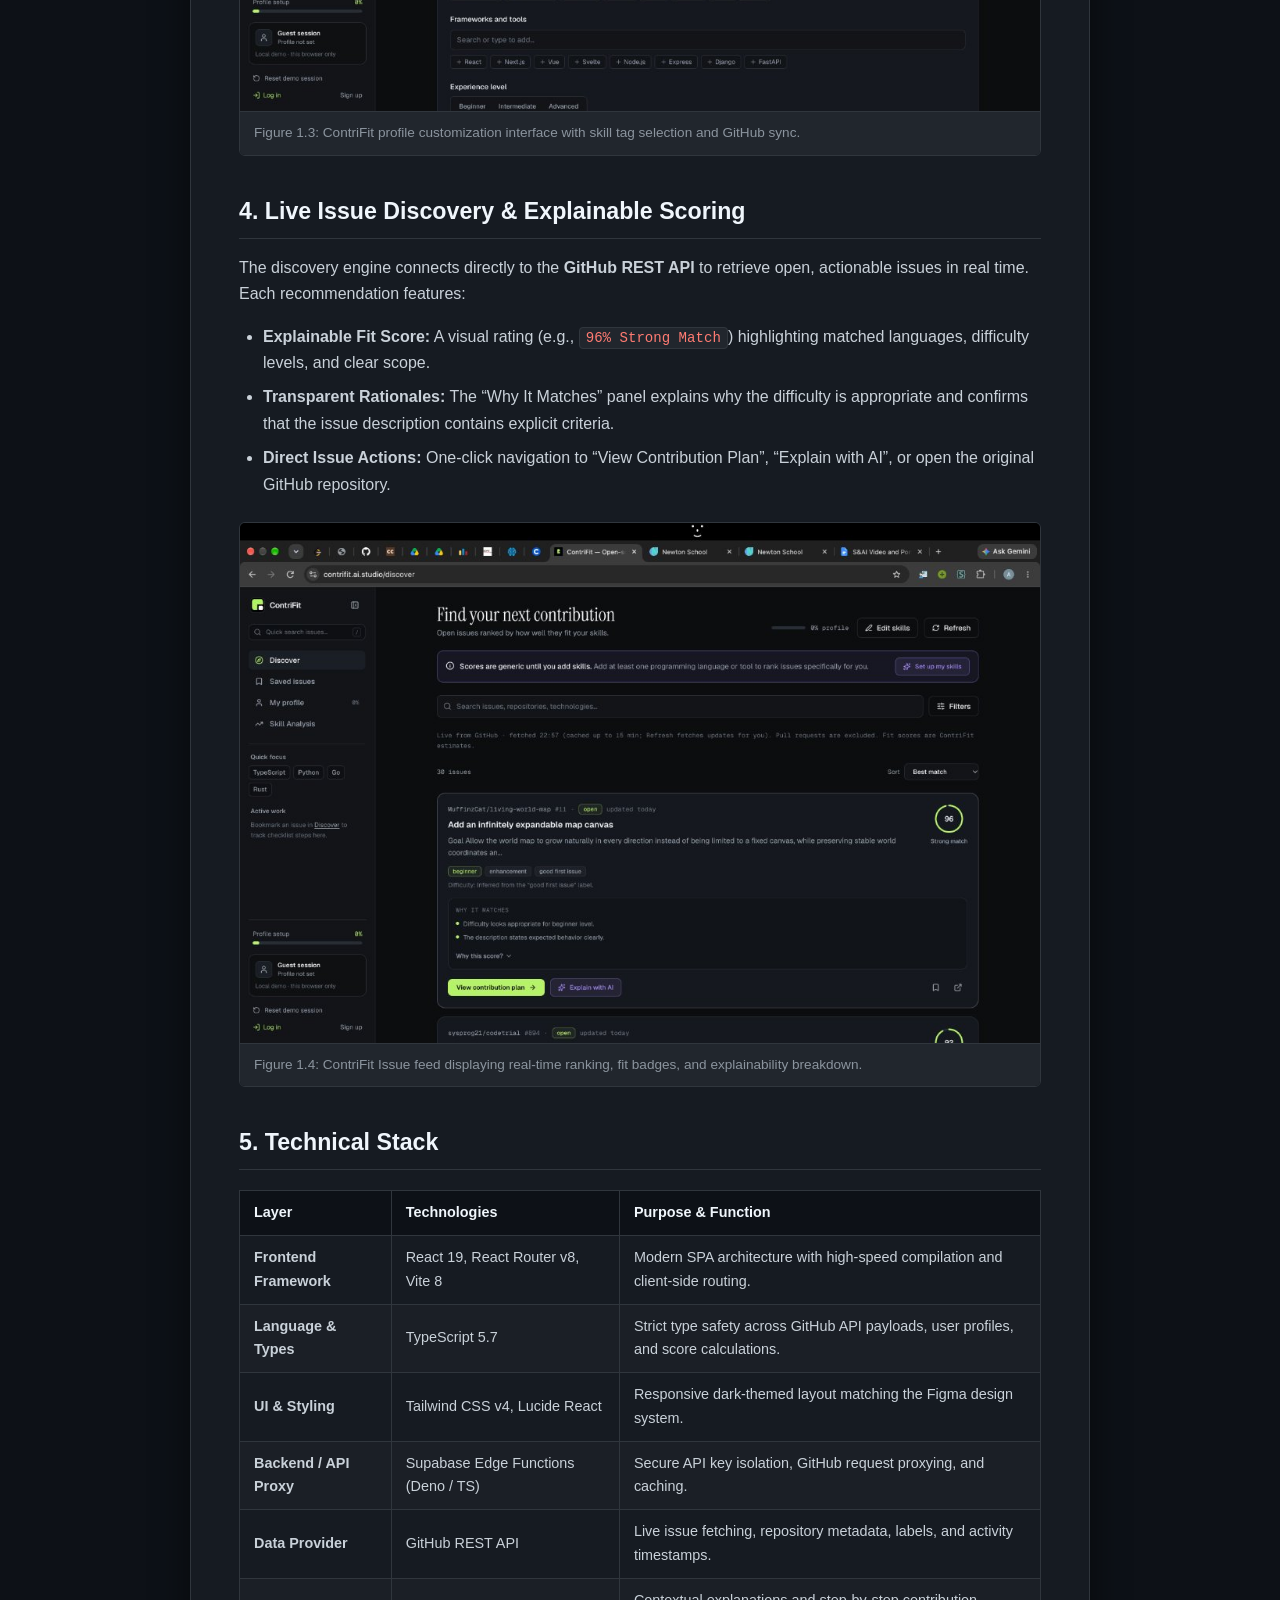
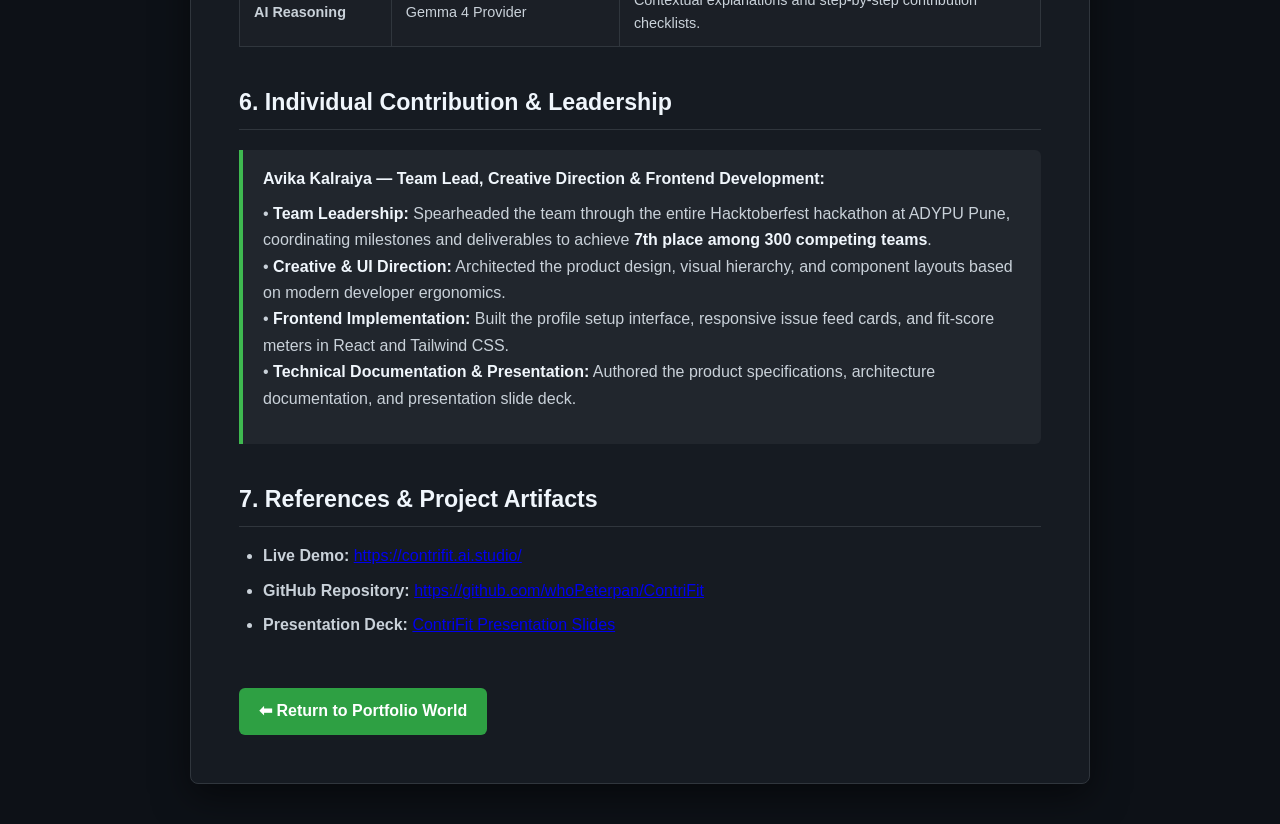
<file: docs/contrifit-documentation.html>
<!DOCTYPE html>
<html lang="en">
<head>
  <meta charset="UTF-8">
  <meta name="viewport" content="width=device-width, initial-scale=1.0">
  <title>ContriFit — Official Project Documentation</title>
  <style>
    :root {
      --bg-primary: #0d1117;
      --bg-secondary: #161b22;
      --bg-card: #21262d;
      --border-color: #30363d;
      --text-main: #c9d1d9;
      --text-heading: #f0f6fc;
      --text-muted: #8b949e;
      --accent-green: #2ea043;
      --accent-neon: #3fb950;
      --accent-blue: #58a6ff;
      --accent-gold: #d29922;
      --font-family: -apple-system, BlinkMacSystemFont, "Segoe UI", Roboto, Helvetica, Arial, sans-serif;
      --font-mono: ui-monospace, SFMono-Regular, "SF Mono", Menlo, Consolas, monospace;
    }

    * {
      box-sizing: border-box;
      margin: 0;
      padding: 0;
    }

    body {
      font-family: var(--font-family);
      background-color: var(--bg-primary);
      color: var(--text-main);
      line-height: 1.65;
      padding: 40px 20px;
    }

    .doc-container {
      max-width: 900px;
      margin: 0 auto;
      background: var(--bg-secondary);
      border: 1px solid var(--border-color);
      border-radius: 8px;
      padding: 48px;
      box-shadow: 0 12px 36px rgba(0, 0, 0, 0.5);
    }

    header {
      border-bottom: 2px solid var(--border-color);
      padding-bottom: 28px;
      margin-bottom: 36px;
    }

    .badge-pill {
      display: inline-block;
      background: rgba(46, 160, 67, 0.15);
      border: 1px solid var(--accent-green);
      color: var(--accent-neon);
      font-size: 0.8rem;
      font-weight: 600;
      padding: 4px 10px;
      border-radius: 20px;
      margin-bottom: 14px;
      letter-spacing: 0.5px;
    }

    h1 {
      font-size: 2.2rem;
      color: var(--text-heading);
      margin-bottom: 8px;
      letter-spacing: -0.5px;
    }

    .tagline {
      font-size: 1.15rem;
      color: var(--accent-blue);
      margin-bottom: 18px;
    }

    .meta-grid {
      display: grid;
      grid-template-columns: repeat(auto-fit, minmax(200px, 1fr));
      gap: 12px;
      background: var(--bg-primary);
      padding: 16px;
      border-radius: 6px;
      border: 1px solid var(--border-color);
      font-size: 0.9rem;
    }

    .meta-item strong {
      display: block;
      color: var(--text-muted);
      font-size: 0.75rem;
      text-transform: uppercase;
      letter-spacing: 0.5px;
      margin-bottom: 2px;
    }

    .meta-item a {
      color: var(--accent-blue);
      text-decoration: none;
      word-break: break-all;
    }

    .meta-item a:hover {
      text-decoration: underline;
    }

    h2 {
      font-size: 1.45rem;
      color: var(--text-heading);
      margin: 36px 0 16px;
      padding-bottom: 8px;
      border-bottom: 1px solid var(--border-color);
      display: flex;
      align-items: center;
      gap: 8px;
    }

    h3 {
      font-size: 1.15rem;
      color: var(--text-heading);
      margin: 24px 0 10px;
    }

    p {
      margin-bottom: 16px;
    }

    ul, ol {
      margin: 12px 0 20px 24px;
    }

    li {
      margin-bottom: 8px;
    }

    code {
      font-family: var(--font-mono);
      background: var(--bg-card);
      border: 1px solid var(--border-color);
      padding: 2px 6px;
      border-radius: 4px;
      font-size: 0.88em;
      color: #ff7b72;
    }

    .table-container {
      overflow-x: auto;
      margin: 20px 0;
    }

    table {
      width: 100%;
      border-collapse: collapse;
      font-size: 0.9rem;
    }

    th, td {
      border: 1px solid var(--border-color);
      padding: 10px 14px;
      text-align: left;
    }

    th {
      background: var(--bg-primary);
      color: var(--text-heading);
      font-weight: 600;
    }

    tr:nth-child(even) {
      background: rgba(255, 255, 255, 0.02);
    }

    .screenshot-figure {
      margin: 24px 0;
      background: var(--bg-primary);
      border: 1px solid var(--border-color);
      border-radius: 6px;
      overflow: hidden;
    }

    .screenshot-figure img {
      width: 100%;
      height: auto;
      display: block;
    }

    .screenshot-caption {
      padding: 10px 14px;
      font-size: 0.85rem;
      color: var(--text-muted);
      border-top: 1px solid var(--border-color);
      background: var(--bg-card);
    }

    .highlight-card {
      background: var(--bg-card);
      border-left: 4px solid var(--accent-neon);
      padding: 16px 20px;
      border-radius: 0 6px 6px 0;
      margin: 20px 0;
    }

    .highlight-card strong {
      color: var(--text-heading);
    }

    .btn-return {
      display: inline-block;
      margin-top: 30px;
      padding: 10px 20px;
      background: var(--accent-green);
      color: #fff;
      text-decoration: none;
      font-weight: 600;
      border-radius: 6px;
    }

    @media print {
      body {
        background: #fff;
        color: #111;
        padding: 0;
      }
      .doc-container {
        border: none;
        padding: 0;
        box-shadow: none;
        background: #fff;
      }
      h1, h2, h3, .tagline {
        color: #000;
      }
      .meta-grid, .screenshot-figure, .highlight-card {
        background: #f9f9f9;
        border-color: #ddd;
        color: #222;
      }
      th {
        background: #eee;
        color: #000;
      }
      code {
        background: #eee;
        color: #000;
      }
      .btn-return {
        display: none;
      }
    }
  </style>
</head>
<body>

  <div class="doc-container">
    <header>
      <span class="badge-pill">🏆 Hacktoberfest 2026 — 7th Place out of 300 Teams</span>
      <h1>ContriFit — System Documentation & Architecture</h1>
      <p class="tagline">Open-Source, But Make It Fit. AI-Assisted Contribution Discovery Platform</p>
      
      <div class="meta-grid">
        <div class="meta-item">
          <strong>Team Lead</strong>
          <span>Avika Kalraiya</span>
        </div>
        <div class="meta-item">
          <strong>Institution</strong>
          <span>NST, ADYPU Pune</span>
        </div>
        <div class="meta-item">
          <strong>Live Demo</strong>
          <a href="https://contrifit.ai.studio/" target="_blank" rel="noopener noreferrer">contrifit.ai.studio</a>
        </div>
        <div class="meta-item">
          <strong>GitHub Repository</strong>
          <a href="https://github.com/whoPeterpan/ContriFit" target="_blank" rel="noopener noreferrer">whoPeterpan/ContriFit</a>
        </div>
        <div class="meta-item">
          <strong>Slide Deck</strong>
          <a href="https://docs.google.com/presentation/d/1GH1p8EY-AyV15zC9_U6jPn5h2Bp0PWdtMz0MoaIsAVQ/edit?usp=sharing" target="_blank" rel="noopener noreferrer">Presentation Slides</a>
        </div>
        <div class="meta-item">
          <strong>Project Status</strong>
          <span>Verified Hackathon Release</span>
        </div>
      </div>
    </header>

    <section>
      <h2>1. Executive Summary & Problem Addressed</h2>
      <p>
        Contributing to open source is an invaluable rite of passage for software engineers. However, newcomers face persistent hurdles:
      </p>
      <ul>
        <li><strong>Discovery Paralysis:</strong> Navigating thousands of repositories on GitHub without a clear mechanism to filter by exact skill level.</li>
        <li><strong>Deceptive Difficulty:</strong> Issues labeled <code>good first issue</code> often have undocumented prerequisites or hidden complexities.</li>
        <li><strong>Stale or Claimed Work:</strong> New contributors frequently spend hours writing pull requests for issues that are abandoned, already solved, or unmonitored by maintainers.</li>
      </ul>
      <p>
        <strong>ContriFit</strong> bridges the gap between <em>“I want to contribute”</em> and <em>“I know which issue to investigate next”</em> through personalized skill matching, transparent readiness scoring, and AI-assisted contribution checklists.
      </p>

      <div class="screenshot-figure">
        <img src="assets/landing-hero.jpg" alt="ContriFit Landing Page UI">
        <div class="screenshot-caption">Figure 1.1: ContriFit landing page showcasing the three core product pillars.</div>
      </div>
    </section>

    <section>
      <h2>2. Core Three-Pillar Architecture</h2>
      <div class="table-container">
        <table>
          <thead>
            <tr>
              <th>Pillar</th>
              <th>Description</th>
              <th>Implementation Mechanism</th>
            </tr>
          </thead>
          <tbody>
            <tr>
              <td><strong>1. Matched to Your Skills</strong></td>
              <td>Tailored issue discovery based on languages, frameworks, and developer experience.</td>
              <td>Deterministic fit scoring (0–100) comparing user skill vectors against GitHub issue tags and descriptions.</td>
            </tr>
            <tr>
              <td><strong>2. Understand Before You Start</strong></td>
              <td>Honest signals about issue readiness, prerequisites, and freshness.</td>
              <td>Metadata extraction for activity, maintainer engagement, assignment status, and skill-gap warnings.</td>
            </tr>
            <tr>
              <td><strong>3. Clear Path to Contribute</strong></td>
              <td>Step-by-step checklist guiding the contributor from setup to PR submission.</td>
              <td>Gemma 4 AI integration providing natural language context and practical next steps.</td>
            </tr>
          </tbody>
        </table>
      </div>

      <div class="screenshot-figure">
        <img src="assets/how-it-works.png" alt="ContriFit How It Works">
        <div class="screenshot-caption">Figure 1.2: The ContriFit user workflow: Profile Setup → Live Issue Discovery → Actionable Contribution Plan.</div>
      </div>
    </section>

    <section>
      <h2>3. User Profile & Local Storage Guest Mode</h2>
      <p>
        To eliminate friction for first-time visitors, ContriFit implements a browser-local <strong>Guest Session</strong> mode that persists developer competencies in local storage without requiring account registration.
      </p>
      <ul>
        <li><strong>GitHub Username Sync:</strong> Instant fetching of public repository languages and contribution history.</li>
        <li><strong>Supported Languages:</strong> TypeScript, JavaScript, Python, Rust, Go, Java, C#, C++.</li>
        <li><strong>Frameworks & Tools:</strong> React, Next.js, Vue, Svelte, Node.js, Express, Django, FastAPI.</li>
        <li><strong>Experience Level:</strong> Beginner, Intermediate, Advanced.</li>
      </ul>

      <div class="screenshot-figure">
        <img src="assets/profile-setup.jpg" alt="ContriFit Profile Setup Screen">
        <div class="screenshot-caption">Figure 1.3: ContriFit profile customization interface with skill tag selection and GitHub sync.</div>
      </div>
    </section>

    <section>
      <h2>4. Live Issue Discovery & Explainable Scoring</h2>
      <p>
        The discovery engine connects directly to the <strong>GitHub REST API</strong> to retrieve open, actionable issues in real time. Each recommendation features:
      </p>
      <ul>
        <li><strong>Explainable Fit Score:</strong> A visual rating (e.g., <code>96% Strong Match</code>) highlighting matched languages, difficulty levels, and clear scope.</li>
        <li><strong>Transparent Rationales:</strong> The “Why It Matches” panel explains why the difficulty is appropriate and confirms that the issue description contains explicit criteria.</li>
        <li><strong>Direct Issue Actions:</strong> One-click navigation to “View Contribution Plan”, “Explain with AI”, or open the original GitHub repository.</li>
      </ul>

      <div class="screenshot-figure">
        <img src="assets/issue-discovery.jpg" alt="ContriFit Issue Discovery Feed">
        <div class="screenshot-caption">Figure 1.4: ContriFit Issue feed displaying real-time ranking, fit badges, and explainability breakdown.</div>
      </div>
    </section>

    <section>
      <h2>5. Technical Stack</h2>
      <div class="table-container">
        <table>
          <thead>
            <tr>
              <th>Layer</th>
              <th>Technologies</th>
              <th>Purpose & Function</th>
            </tr>
          </thead>
          <tbody>
            <tr>
              <td><strong>Frontend Framework</strong></td>
              <td>React 19, React Router v8, Vite 8</td>
              <td>Modern SPA architecture with high-speed compilation and client-side routing.</td>
            </tr>
            <tr>
              <td><strong>Language & Types</strong></td>
              <td>TypeScript 5.7</td>
              <td>Strict type safety across GitHub API payloads, user profiles, and score calculations.</td>
            </tr>
            <tr>
              <td><strong>UI & Styling</strong></td>
              <td>Tailwind CSS v4, Lucide React</td>
              <td>Responsive dark-themed layout matching the Figma design system.</td>
            </tr>
            <tr>
              <td><strong>Backend / API Proxy</strong></td>
              <td>Supabase Edge Functions (Deno / TS)</td>
              <td>Secure API key isolation, GitHub request proxying, and caching.</td>
            </tr>
            <tr>
              <td><strong>Data Provider</strong></td>
              <td>GitHub REST API</td>
              <td>Live issue fetching, repository metadata, labels, and activity timestamps.</td>
            </tr>
            <tr>
              <td><strong>AI Reasoning</strong></td>
              <td>Gemma 4 Provider</td>
              <td>Contextual explanations and step-by-step contribution checklists.</td>
            </tr>
          </tbody>
        </table>
      </div>
    </section>

    <section>
      <h2>6. Individual Contribution & Leadership</h2>
      <div class="highlight-card">
        <strong>Avika Kalraiya — Team Lead, Creative Direction & Frontend Development:</strong>
        <p style="margin-top: 8px;">
          • <strong>Team Leadership:</strong> Spearheaded the team through the entire Hacktoberfest hackathon at ADYPU Pune, coordinating milestones and deliverables to achieve <strong>7th place among 300 competing teams</strong>.<br>
          • <strong>Creative & UI Direction:</strong> Architected the product design, visual hierarchy, and component layouts based on modern developer ergonomics.<br>
          • <strong>Frontend Implementation:</strong> Built the profile setup interface, responsive issue feed cards, and fit-score meters in React and Tailwind CSS.<br>
          • <strong>Technical Documentation & Presentation:</strong> Authored the product specifications, architecture documentation, and presentation slide deck.
        </p>
      </div>
    </section>

    <section>
      <h2>7. References & Project Artifacts</h2>
      <ul>
        <li><strong>Live Demo:</strong> <a href="https://contrifit.ai.studio/" target="_blank" rel="noopener noreferrer">https://contrifit.ai.studio/</a></li>
        <li><strong>GitHub Repository:</strong> <a href="https://github.com/whoPeterpan/ContriFit" target="_blank" rel="noopener noreferrer">https://github.com/whoPeterpan/ContriFit</a></li>
        <li><strong>Presentation Deck:</strong> <a href="https://docs.google.com/presentation/d/1GH1p8EY-AyV15zC9_U6jPn5h2Bp0PWdtMz0MoaIsAVQ/edit?usp=sharing" target="_blank" rel="noopener noreferrer">ContriFit Presentation Slides</a></li>
      </ul>

      <a href="../index.html" class="btn-return">⬅ Return to Portfolio World</a>
    </section>
  </div>

</body>
</html>
</file>
<file: styles.css>
/* ==========================================================================
   PORTFOLIO GAME — STYLESHEET
   A pixelated, block-building game-inspired interactive portfolio.
   Colors, typography, animations, HUD, and 4 scenic locations.
   ========================================================================== */

/* --------------------------------------------------------------------------
   0. CSS VARIABLES (Easily customize colors, dimensions & theme here)
   -------------------------------------------------------------------------- */
:root {
  /* Palette: Block World Grass, Earth, Sky, Stone, Gold */
  --c-grass-light: #7cb342;
  --c-grass-main: #558b2f;
  --c-grass-dark: #33691e;
  --c-dirt-light: #8d6e63;
  --c-dirt-main: #6d4c41;
  --c-dirt-dark: #4e342e;

  --c-stone-light: #9e9e9e;
  --c-stone-main: #616161;
  --c-stone-dark: #373737;
  --c-stone-deep: #212121;

  --c-wood-light: #a1887f;
  --c-wood-main: #6d4c41;
  --c-wood-dark: #3e2723;

  --c-sky-day-top: #29b6f6;
  --c-sky-day-mid: #81d4fa;
  --c-sky-day-bottom: #e1f5fe;

  --c-gold-bright: #ffeb3b;
  --c-gold-main: #fbc02d;
  --c-gold-dark: #f57f17;
  --c-gold-deep: #b26a00;

  /* UI Game Theme Colors */
  --c-ui-btn-bg: #4a4a4a;
  --c-ui-btn-hover: #5a5a5a;
  --c-ui-btn-active: #3a3a3a;
  --c-ui-btn-light-border: #808080;
  --c-ui-btn-dark-border: #222222;

  --c-panel-bg: rgba(24, 24, 28, 0.88);
  --c-panel-border-outer: #111111;
  --c-panel-border-mid: #525252;
  --c-panel-border-inner: #292929;

  --c-text-primary: #ffffff;
  --c-text-secondary: #e0e0e0;
  --c-text-muted: #aaaaaa;
  --c-text-gold: #ffdf00;
  --c-text-accent: #64ffda;

  /* Fonts */
  --font-pixel: 'Press Start 2P', 'Courier New', monospace;
  --font-retro: 'VT323', monospace;
  --font-reading: 'Inter', -apple-system, BlinkMacSystemFont, 'Segoe UI', Roboto, sans-serif;

  /* Dynamic font scale (adjustable via accessibility settings) */
  --reading-font-scale: 1;

  /* Layout metrics */
  --hud-height: 56px;
  --hotbar-height: 64px;
}

/* --------------------------------------------------------------------------
   1. BASE RESETS & GLOBAL STYLES
   -------------------------------------------------------------------------- */
*,
*::before,
*::after {
  box-sizing: border-box;
  margin: 0;
  padding: 0;
}

html,
body {
  width: 100%;
  height: 100%;
  overflow-x: hidden;
  background-color: #121212;
  color: var(--c-text-primary);
  font-family: var(--font-reading);
  line-height: 1.5;
  -webkit-font-smoothing: antialiased;
  -moz-osx-font-smoothing: grayscale;
  user-select: none;
}

/* Custom Pixelated Cursor styling */
body {
  cursor: default;
}

/* Ambient Canvas behind all content */
#ambient-particles {
  position: fixed;
  top: 0;
  left: 0;
  width: 100vw;
  height: 100vh;
  pointer-events: none;
  z-index: 3;
}

/* Screen Switcher Container */
.screen {
  position: relative;
  width: 100%;
  min-height: 100vh;
  display: flex;
  flex-direction: column;
}

.screen[hidden] {
  display: none !important;
}

/* Focus styles for keyboard accessibility */
:focus-visible {
  outline: 3px solid var(--c-gold-bright) !important;
  outline-offset: 2px !important;
}

/* --------------------------------------------------------------------------
   2. GAME-STYLED BUTTONS (3D Beveled Pixel Blocks)
   -------------------------------------------------------------------------- */
.game-btn {
  display: inline-flex;
  align-items: center;
  justify-content: center;
  gap: 8px;
  font-family: var(--font-pixel);
  font-size: 0.75rem;
  letter-spacing: 0.5px;
  color: #ffffff;
  background: linear-gradient(180deg, #585858 0%, #3e3e3e 100%);
  border-top: 3px solid #8e8e8e;
  border-left: 3px solid #8e8e8e;
  border-right: 3px solid #202020;
  border-bottom: 3px solid #202020;
  box-shadow: 0 4px 0 #111111, inset 1px 1px 0 rgba(255, 255, 255, 0.2);
  padding: 12px 20px;
  cursor: pointer;
  text-shadow: 1px 1px 0 #000000;
  transition: background 0.1s ease, transform 0.05s ease, box-shadow 0.05s ease;
  text-decoration: none;
}

.game-btn:hover {
  background: linear-gradient(180deg, #6c6c6c 0%, #4c4c4c 100%);
  border-top-color: #a4a4a4;
  border-left-color: #a4a4a4;
  border-right-color: #2b2b2b;
  border-bottom-color: #2b2b2b;
  color: #fffae0;
}

.game-btn:active {
  transform: translateY(3px);
  border-top-color: #202020;
  border-left-color: #202020;
  border-right-color: #8e8e8e;
  border-bottom-color: #8e8e8e;
  box-shadow: 0 1px 0 #111111;
}

.game-btn-primary {
  background: linear-gradient(180deg, #2e7d32 0%, #1b5e20 100%);
  border-top-color: #66bb6a;
  border-left-color: #66bb6a;
  border-right-color: #0f3d13;
  border-bottom-color: #0f3d13;
  font-size: 0.95rem;
  padding: 16px 28px;
}

.game-btn-primary:hover {
  background: linear-gradient(180deg, #388e3c 0%, #2e7d32 100%);
  border-top-color: #81c784;
  border-left-color: #81c784;
}

.game-btn-secondary {
  flex: 1;
  min-width: 140px;
}

.game-btn-compact {
  padding: 8px 14px;
  font-size: 0.7rem;
}

.game-btn-tiny {
  padding: 6px 10px;
  font-size: 0.6rem;
}

.game-btn-icon {
  width: 40px;
  height: 40px;
  padding: 0;
  font-size: 1.1rem;
}

.game-btn-hud {
  padding: 6px 12px;
  font-size: 0.65rem;
}

/* --------------------------------------------------------------------------
   3. TITLE SCREEN
   Recreates the feeling of the Minecraft main menu
   -------------------------------------------------------------------------- */
#title-screen {
  position: relative;
  min-height: 100vh;
  justify-content: center;
  align-items: center;
  overflow: hidden;
  background-color: #1a2a1a;
}

/* Blurred Blocky Landscape Background */
.panorama-bg {
  position: absolute;
  top: -10px;
  left: -10px;
  right: -10px;
  bottom: -10px;
  overflow: hidden;
  filter: blur(4px) saturate(1.2);
  transform: scale(1.05);
  pointer-events: none;
  z-index: 0;
}

.sky-gradient {
  position: absolute;
  top: 0;
  left: 0;
  width: 100%;
  height: 70%;
  background: linear-gradient(180deg, #2b6fa8 0%, #76bce8 60%, #c4e5f7 100%);
}

.clouds-layer {
  position: absolute;
  top: 15%;
  left: 0;
  width: 200%;
  height: 80px;
  background: radial-gradient(circle at 40px 40px, rgba(255, 255, 255, 0.85) 20px, transparent 22px),
    radial-gradient(circle at 90px 30px, rgba(255, 255, 255, 0.9) 30px, transparent 32px),
    radial-gradient(circle at 150px 45px, rgba(255, 255, 255, 0.8) 25px, transparent 27px);
  background-size: 320px 80px;
  opacity: 0.75;
  animation: floatClouds 60s linear infinite;
}

@keyframes floatClouds {
  from {
    transform: translateX(0);
  }

  to {
    transform: translateX(-50%);
  }
}

.distant-mountains {
  position: absolute;
  bottom: 30%;
  left: 0;
  width: 100%;
  height: 180px;
  background: linear-gradient(135deg, transparent 50%, #466952 50%) 0 0 / 120px 180px repeat-x,
    linear-gradient(225deg, transparent 50%, #3a5c45 50%) 0 0 / 120px 180px repeat-x,
    linear-gradient(135deg, transparent 50%, #577f65 50%) 60px 20px / 160px 160px repeat-x,
    linear-gradient(225deg, transparent 50%, #4d7059 50%) 60px 20px / 160px 160px repeat-x;
  opacity: 0.85;
}

.forest-silhouette {
  position: absolute;
  bottom: 0;
  left: 0;
  width: 100%;
  height: 40%;
  background:
    /* Grass tops */
    linear-gradient(180deg, #3d7926 0%, #2f5f1c 20%, #4e3522 21%, #2b1d12 100%);
  box-shadow: inset 0 20px 40px rgba(0, 0, 0, 0.35);
}

.vignette-overlay {
  position: absolute;
  inset: 0;
  background: radial-gradient(circle at center, transparent 40%, rgba(0, 0, 0, 0.6) 100%);
}

/* Title Menu Foreground Content */
.title-container {
  position: relative;
  z-index: 10;
  width: 90%;
  max-width: 620px;
  margin: 0 auto;
  text-align: center;
  display: flex;
  flex-direction: column;
  align-items: center;
  padding: 40px 20px;
}

/* 3D Pixel Stone-Bevel PORTFOLIO Logo with Guaranteed Letter Separation */
.logo-wrapper {
  position: relative;
  margin-bottom: 28px;
}

.game-logo {
  display: flex;
  justify-content: center;
  align-items: center;
  gap: clamp(4px, 1.1vw, 10px);
  font-family: var(--font-pixel);
  font-size: clamp(2rem, 6.5vw, 4.2rem);
  text-transform: uppercase;
  line-height: 1;
  filter: drop-shadow(0 10px 18px rgba(0, 0, 0, 0.85));
}

.logo-char {
  display: inline-flex;
  align-items: center;
  justify-content: center;
  position: relative;
  color: #dcdcdc;
  /* Minecraft stone face gradient */
  background: linear-gradient(180deg, #ffffff 0%, #dcdcdc 30%, #8c8c8c 65%, #5a5a5a 100%);
  -webkit-background-clip: text;
  -webkit-text-fill-color: transparent;
  /* Crisp 3D stone bevel & dark outline */
  filter:
    drop-shadow(2px 0 0 #2b2b2b) drop-shadow(-2px 0 0 #2b2b2b) drop-shadow(0 2px 0 #2b2b2b) drop-shadow(0 -2px 0 #2b2b2b) drop-shadow(3px 5px 0 #111111);
  transition: transform 0.15s cubic-bezier(0.34, 1.56, 0.64, 1);
  user-select: none;
}

.logo-char:hover {
  transform: translateY(-4px) scale(1.08);
}

/* Dedicated spacing around I so it has clean negative space on both sides */
.logo-char.char-i {
  margin: 0 clamp(3px, 0.8vw, 8px);
}

/* Guarantee final O has identical pristine symmetry as first O */
.logo-char.char-o3,
.logo-char.char-o1,
.logo-char.char-o2 {
  min-width: 0.8em;
  text-align: center;
}

/* Minecraft Bouncing Splash Text */
.splash-badge {
  position: absolute;
  right: -10px;
  bottom: -18px;
  font-family: var(--font-pixel);
  font-size: clamp(0.65rem, 1.8vw, 0.85rem);
  color: #ffeb3b;
  text-shadow: 2px 2px 0 #b26a00, 0 0 10px rgba(255, 235, 59, 0.7);
  transform: rotate(-12deg);
  animation: splashPulse 1.2s ease-in-out infinite alternate;
  white-space: nowrap;
  pointer-events: none;
  z-index: 10;
}

@keyframes splashPulse {
  0% {
    transform: rotate(-12deg) scale(0.95);
  }

  100% {
    transform: rotate(-12deg) scale(1.1);
  }
}

.creator-tagline {
  font-size: 1.05rem;
  color: var(--c-text-secondary);
  margin-top: 14px;
  margin-bottom: 28px;
  text-shadow: 0 2px 4px rgba(0, 0, 0, 0.9);
}

.highlight-name {
  color: #a5d6a7;
  font-weight: 700;
}

/* Title Screen Nav */
.menu-nav {
  display: flex;
  flex-direction: column;
  gap: 14px;
  width: 100%;
  max-width: 440px;
}

.menu-row {
  display: flex;
  gap: 12px;
  width: 100%;
}

.quick-toggles {
  margin-top: 6px;
}

.quick-toggles .game-btn-tiny {
  flex: 1;
  min-height: 42px;
  padding: 10px 14px;
  font-family: var(--font-pixel);
  font-size: clamp(0.55rem, 1.25vw, 0.65rem);
  display: inline-flex;
  align-items: center;
  justify-content: center;
  gap: 8px;
}

.title-footer {
  margin-top: 36px;
  font-size: 0.8rem;
  color: #b0bec5;
  text-shadow: 0 2px 4px #000;
  display: flex;
  flex-direction: column;
  gap: 6px;
}

.keyboard-hint {
  color: #ffe082;
  font-size: 0.75rem;
}

/* Decorative mobs/characters on title screen edges */
.title-props {
  position: absolute;
  bottom: 15px;
  left: 20px;
  right: 20px;
  display: flex;
  justify-content: space-between;
  align-items: flex-end;
  pointer-events: none;
  z-index: 5;
  opacity: 0.92;
}

.title-mobs-left,
.title-mobs-right {
  display: flex;
  align-items: flex-end;
  gap: 12px;
  filter: drop-shadow(0 6px 10px rgba(0, 0, 0, 0.6));
}

@media (max-width: 900px) {
  .title-props {
    display: none;
  }
}

/* --------------------------------------------------------------------------
   4. EXPLORE SCREEN & WORLD STAGE
   Interactive 3D blocky landscape with player character
   -------------------------------------------------------------------------- */
#explore-screen {
  position: relative;
  min-height: 100vh;
  background-color: #121212;
  display: flex;
  flex-direction: column;
}

/* Top HUD */
.hud-top {
  height: var(--hud-height);
  background: rgba(18, 18, 20, 0.92);
  border-bottom: 3px solid #333333;
  display: flex;
  align-items: center;
  justify-content: space-between;
  padding: 0 16px;
  z-index: 30;
  box-shadow: 0 4px 12px rgba(0, 0, 0, 0.6);
}

.hud-left,
.hud-right {
  display: flex;
  align-items: center;
  gap: 10px;
}

.hud-center {
  display: flex;
  flex-direction: column;
  align-items: center;
  gap: 3px;
}

.hud-location-counter {
  font-family: var(--font-pixel);
  font-size: 0.7rem;
  color: var(--c-gold-bright);
  text-shadow: 1px 1px 0 #000;
  letter-spacing: 0.5px;
}

.player-tag {
  font-family: var(--font-pixel);
  font-size: 0.65rem;
  background: #2a2a2a;
  padding: 6px 10px;
  border: 2px solid #4a4a4a;
  color: #c8e6c9;
}

.hearts-bar {
  display: flex;
  gap: 2px;
}

.pixel-heart {
  color: #e53935;
  font-size: 0.9rem;
  line-height: 1;
  text-shadow: 1px 1px 0 #000000;
  animation: heartPulse 3s ease-in-out infinite;
}

.pixel-heart:nth-child(even) {
  animation-delay: 0.3s;
}

@keyframes heartPulse {

  0%,
  100% {
    transform: scale(1);
  }

  50% {
    transform: scale(1.15);
  }
}

/* World Stage (Visual Area for Character & Background) */
.world-stage {
  position: relative;
  flex: 1;
  min-height: 380px;
  max-height: 520px;
  overflow: hidden;
  display: flex;
  align-items: flex-end;
  justify-content: center;
  background: #000;
  box-shadow: inset 0 0 80px rgba(0, 0, 0, 0.7);
}

/* Parallax Backdrop for the 4 Environments */
.environment-backdrop {
  position: absolute;
  inset: 0;
  transition: transform 0.6s cubic-bezier(0.2, 0.8, 0.2, 1), opacity 0.5s ease;
}

/* Location 1: Innovation Mine */
.environment-backdrop.loc-mine .sky-layer {
  background: linear-gradient(180deg, #121016 0%, #201a24 40%, #15111b 100%);
}

.environment-backdrop.loc-mine .celestial-body {
  display: none;
  /* Underground mine, no sun */
}

.environment-backdrop.loc-mine .mountain-layer {
  background:
    radial-gradient(circle at 20% 40%, rgba(255, 110, 0, 0.15) 0%, transparent 40%),
    radial-gradient(circle at 80% 30%, rgba(0, 200, 255, 0.1) 0%, transparent 50%),
    repeating-linear-gradient(45deg, #2b2b36 0px, #2b2b36 20px, #24242d 20px, #24242d 40px);
  height: 80%;
  clip-path: polygon(0% 100%, 10% 30%, 25% 60%, 40% 20%, 65% 55%, 85% 15%, 100% 40%, 100% 100%);
  opacity: 0.85;
}

.environment-backdrop.loc-mine .midground-layer {
  /* Wooden mine supports and stone arches */
  position: absolute;
  inset: 0;
  background-image:
    linear-gradient(90deg, #4e342e 0, #4e342e 14px, transparent 14px, transparent 100%),
    linear-gradient(0deg, #3e2723 0, #3e2723 14px, transparent 14px, transparent 100%);
  background-size: 140px 180px;
  opacity: 0.65;
}

.environment-backdrop.loc-mine .terrain-surface {
  background: linear-gradient(180deg, #424242 0%, #303030 100%);
  border-top: 4px solid #616161;
}

.environment-backdrop.loc-mine .terrain-subsoil {
  background: repeating-linear-gradient(0deg, #252525 0px, #252525 16px, #1a1a1a 16px, #1a1a1a 32px);
}

/* Location 2: Quantum Summit */
.environment-backdrop.loc-summit .sky-layer {
  background: linear-gradient(180deg, #0d47a1 0%, #1976d2 35%, #90caf9 70%, #ffecb3 100%);
}

.environment-backdrop.loc-summit .celestial-body {
  position: absolute;
  top: 15%;
  right: 18%;
  width: 54px;
  height: 54px;
  background: #fff9c4;
  box-shadow: 0 0 40px #ffeb3b, 0 0 80px rgba(255, 235, 59, 0.6);
  border: 4px solid #fff59d;
  animation: celestialGlow 4s ease-in-out infinite alternate;
}

.environment-backdrop.loc-summit .mountain-layer {
  background: linear-gradient(180deg, #eceff1 0%, #90a4ae 40%, #546e7a 100%);
  height: 85%;
  clip-path: polygon(0% 100%, 15% 45%, 32% 18%, 50% 60%, 68% 12%, 85% 50%, 100% 30%, 100% 100%);
  box-shadow: inset 0 0 20px rgba(255, 215, 0, 0.3);
}

.environment-backdrop.loc-summit .midground-layer {
  /* Sea of clouds below peak */
  position: absolute;
  bottom: 80px;
  left: 0;
  width: 100%;
  height: 120px;
  background: radial-gradient(circle at 60px 40px, rgba(255, 255, 255, 0.9) 30px, transparent 32px),
    radial-gradient(circle at 140px 50px, rgba(255, 255, 255, 0.85) 45px, transparent 47px);
  background-size: 200px 90px;
  opacity: 0.8;
}

.environment-backdrop.loc-summit .terrain-surface {
  background: linear-gradient(180deg, #ffffff 0%, #cfd8dc 30%, #78909c 100%);
  border-top: 4px solid #ffffff;
  box-shadow: 0 0 15px rgba(255, 235, 59, 0.4);
}

.environment-backdrop.loc-summit .terrain-subsoil {
  background: repeating-linear-gradient(0deg, #455a64 0px, #455a64 16px, #37474f 16px, #37474f 32px);
}

/* Location 3: Explorer's Trail */
.environment-backdrop.loc-trail .sky-layer {
  background: linear-gradient(180deg, #0288d1 0%, #4fc3f7 50%, #b3e5fc 100%);
}

.environment-backdrop.loc-trail .celestial-body {
  position: absolute;
  top: 12%;
  left: 15%;
  width: 50px;
  height: 50px;
  background: #ffeb3b;
  box-shadow: 0 0 30px #fbc02d;
}

.environment-backdrop.loc-trail .mountain-layer {
  background: linear-gradient(180deg, #81c784 0%, #388e3c 60%, #1b5e20 100%);
  height: 75%;
  clip-path: polygon(0% 100%, 20% 50%, 45% 25%, 70% 55%, 90% 35%, 100% 60%, 100% 100%);
}

.environment-backdrop.loc-trail .midground-layer {
  /* Oak and birch tree silhouettes */
  position: absolute;
  bottom: 70px;
  left: 0;
  width: 100%;
  height: 160px;
  background-image:
    linear-gradient(180deg, #4caf50 0%, #2e7d32 100%);
  clip-path: polygon(0% 100%, 5% 50%, 10% 20%, 15% 50%, 22% 30%, 30% 60%,
      40% 15%, 48% 55%, 60% 25%, 70% 60%, 82% 20%, 92% 45%, 100% 100%);
  opacity: 0.9;
}

.environment-backdrop.loc-trail .terrain-surface {
  background: linear-gradient(180deg, #66bb6a 0%, #43a047 100%);
  border-top: 4px solid #81c784;
}

.environment-backdrop.loc-trail .terrain-subsoil {
  background: repeating-linear-gradient(0deg, #6d4c41 0px, #6d4c41 16px, #4e342e 16px, #4e342e 32px);
}

/* Location 4: Creative Tower */
.environment-backdrop.loc-tower .sky-layer {
  background: linear-gradient(180deg, #1a0033 0%, #28124d 40%, #4a154b 70%, #1e3c72 100%);
}

.environment-backdrop.loc-tower .celestial-body {
  /* Crescent block moon & aurora */
  position: absolute;
  top: 15%;
  right: 25%;
  width: 44px;
  height: 44px;
  background: #e0f7fa;
  box-shadow: 0 0 25px #80deea, inset -8px -8px 0 #b2ebf2;
}

.environment-backdrop.loc-tower .mountain-layer {
  /* Grand mystic tower silhouettes */
  background: linear-gradient(180deg, #311b92 0%, #1a237e 60%, #0d1b2a 100%);
  height: 90%;
  clip-path: polygon(0% 100%, 12% 100%, 12% 25%, 18% 15%, 24% 25%, 24% 100%,
      45% 100%, 45% 40%, 52% 30%, 58% 40%, 58% 100%,
      75% 100%, 75% 10%, 82% 0%, 90% 10%, 90% 100%, 100% 100%);
}

.environment-backdrop.loc-tower .midground-layer {
  /* Purple/Cyan aurora ribbon */
  position: absolute;
  top: 10%;
  left: 0;
  width: 100%;
  height: 140px;
  background: linear-gradient(90deg, transparent 0%, rgba(100, 255, 218, 0.25) 30%, rgba(186, 104, 200, 0.35) 70%, transparent 100%);
  filter: blur(10px);
  animation: auroraShift 8s ease-in-out infinite alternate;
}

@keyframes celestialGlow {
  0% {
    transform: scale(1);
    box-shadow: 0 0 35px #ffeb3b, 0 0 70px rgba(255, 235, 59, 0.5);
  }

  100% {
    transform: scale(1.08);
    box-shadow: 0 0 50px #fff176, 0 0 100px rgba(255, 235, 59, 0.8);
  }
}

@keyframes torchFlicker {
  0% {
    opacity: 0.8;
    transform: scale(0.95);
  }

  50% {
    opacity: 1;
    transform: scale(1.08) translateY(-1px);
  }

  100% {
    opacity: 0.85;
    transform: scale(1);
  }
}

@keyframes beaconPulse {
  0% {
    opacity: 0.55;
    transform: scaleX(0.85);
  }

  100% {
    opacity: 0.95;
    transform: scaleX(1.15);
  }
}


.environment-backdrop.loc-tower .terrain-surface {
  background: linear-gradient(180deg, #37474f 0%, #263238 100%);
  border-top: 4px solid #78909c;
  box-shadow: 0 0 20px rgba(124, 77, 255, 0.4);
}

.environment-backdrop.loc-tower .terrain-subsoil {
  background: repeating-linear-gradient(0deg, #1c252a 0px, #1c252a 16px, #10161a 16px, #10161a 32px);
}

/* Location 5: Academic Citadel / Grand Hall */
.environment-backdrop.loc-citadel .sky-layer {
  background: linear-gradient(180deg, #1b1947 0%, #301f54 35%, #7a285a 70%, #d87346 100%);
}

.environment-backdrop.loc-citadel .celestial-body {
  position: absolute;
  top: 18%;
  left: 20%;
  width: 48px;
  height: 48px;
  background: #ffe082;
  box-shadow: 0 0 35px #ffb300, 0 0 60px rgba(255, 179, 0, 0.4);
}

.environment-backdrop.loc-citadel .mountain-layer {
  background: linear-gradient(180deg, #2c1a4d 0%, #1c1133 60%, #100a1f 100%);
  height: 85%;
  clip-path: polygon(0% 100%, 8% 100%, 8% 45%, 15% 35%, 22% 45%, 22% 100%,
      38% 100%, 38% 20%, 46% 12%, 54% 20%, 54% 100%,
      70% 100%, 70% 40%, 78% 30%, 86% 40%, 86% 100%, 100% 100%);
}

.environment-backdrop.loc-citadel .midground-layer {
  position: absolute;
  top: 15%;
  left: 0;
  width: 100%;
  height: 120px;
  background: linear-gradient(90deg, transparent 0%, rgba(255, 183, 77, 0.25) 40%, rgba(240, 98, 146, 0.25) 75%, transparent 100%);
  filter: blur(8px);
}

.environment-backdrop.loc-citadel .terrain-surface {
  background: linear-gradient(180deg, #4e342e 0%, #3e2723 100%);
  border-top: 4px solid #bcaaa4;
  box-shadow: 0 0 20px rgba(255, 179, 0, 0.35);
}

.environment-backdrop.loc-citadel .terrain-subsoil {
  background: repeating-linear-gradient(0deg, #2b1d19 0px, #2b1d19 16px, #1c1310 16px, #1c1310 32px);
}

/* Common Foreground Ground Shelf */
.foreground-terrain {
  position: absolute;
  bottom: 0;
  left: 0;
  width: 100%;
  height: 90px;
  z-index: 5;
}

.terrain-surface {
  height: 24px;
  width: 100%;
}

.terrain-subsoil {
  height: 66px;
  width: 100%;
  box-shadow: inset 0 6px 12px rgba(0, 0, 0, 0.5);
}

/* Thematic Environment Props (Torch, Gold Ingot, Flower, Magic Runes) */
.env-props-container {
  position: absolute;
  bottom: 90px;
  left: 0;
  width: 100%;
  height: 160px;
  pointer-events: none;
  z-index: 6;
}

/* --------------------------------------------------------------------------
   5. CHARACTER ANCHOR & DYNAMIC POSES
   Custom Alex-inspired block character with jumping animation & accessories
   -------------------------------------------------------------------------- */
.character-anchor {
  position: absolute;
  bottom: 74px;
  left: 50%;
  transform: translateX(-50%);
  z-index: 10;
  display: flex;
  flex-direction: column;
  align-items: center;
  pointer-events: none;
}

/* Ground shadow below character feet */
.character-shadow {
  position: absolute;
  bottom: -4px;
  width: 90px;
  height: 16px;
  background: rgba(0, 0, 0, 0.45);
  border-radius: 50%;
  transform: scale(1);
  transition: transform 0.3s ease, opacity 0.3s ease;
  z-index: 9;
}

/* Character Sprite Container */
.player-character {
  position: relative;
  width: 140px;
  height: 210px;
  transition: transform 0.15s ease;
  transform-origin: bottom center;
}

/* Character Breathing / Idle bobbing */
.player-character.idle {
  animation: charIdle 2.4s ease-in-out infinite;
}

@keyframes charIdle {

  0%,
  100% {
    transform: translateY(0);
  }

  50% {
    transform: translateY(-4px);
  }
}

/* JUMP ANIMATION: Leaps up in an arc, swaps pose, lands with squash */
.player-character.jumping {
  animation: charJumpArc 0.65s cubic-bezier(0.25, 1, 0.5, 1) forwards !important;
}

.character-anchor.jumping .character-shadow {
  transform: scale(0.45);
  opacity: 0.2;
  transition: transform 0.3s ease, opacity 0.3s ease;
}

@keyframes charJumpArc {
  0% {
    transform: translateY(0) scale(1, 0.85);
    /* Crouch prep */
  }

  20% {
    transform: translateY(-90px) scale(0.9, 1.15);
    /* Leap peak */
  }

  50% {
    transform: translateY(-110px) scale(1, 1.05);
    /* Apex */
  }

  80% {
    transform: translateY(-20px) scale(0.95, 1.05);
    /* Falling */
  }

  92% {
    transform: translateY(0) scale(1.15, 0.85);
    /* Squash on land */
  }

  100% {
    transform: translateY(0) scale(1, 1);
    /* Recover to new pose */
  }
}

/* REDUCED MOTION: Disable jump arc, gentle smooth pose transition */
@media (prefers-reduced-motion: reduce) {
  .player-character.jumping {
    animation: charGentleFade 0.3s ease forwards !important;
  }

  .character-anchor.jumping .character-shadow {
    transform: scale(1);
    opacity: 0.45;
  }
}

.reduced-motion-active .player-character.jumping {
  animation: charGentleFade 0.3s ease forwards !important;
}

.reduced-motion-active .character-anchor.jumping .character-shadow {
  transform: scale(1);
  opacity: 0.45;
}

@keyframes charGentleFade {
  0% {
    opacity: 0.5;
    transform: scale(0.98);
  }

  100% {
    opacity: 1;
    transform: scale(1);
  }
}

/* Floating speech bubble / reaction tip */
.char-reaction {
  position: absolute;
  top: -36px;
  font-family: var(--font-pixel);
  font-size: 0.65rem;
  background: rgba(18, 18, 18, 0.95);
  color: var(--c-gold-bright);
  padding: 5px 10px;
  border: 2px solid var(--c-gold-main);
  box-shadow: 0 4px 10px rgba(0, 0, 0, 0.5);
  white-space: nowrap;
  pointer-events: none;
  opacity: 0;
  transform: translateY(5px);
  transition: opacity 0.25s ease, transform 0.25s ease;
}

.char-reaction.visible {
  opacity: 1;
  transform: translateY(0);
}

/* --------------------------------------------------------------------------
   6. ON-SCREEN NAVIGATION CONTROLS (Left & Right Game Arrows)
   Touch-friendly, high contrast, responsive
   -------------------------------------------------------------------------- */
.nav-controls-overlay {
  position: absolute;
  top: 0;
  left: 0;
  right: 0;
  bottom: 0;
  display: flex;
  justify-content: space-between;
  align-items: center;
  padding: 0 24px;
  pointer-events: none;
  /* children enable pointer events */
  z-index: 20;
}

.game-nav-btn {
  pointer-events: auto;
  width: 58px;
  height: 72px;
  display: flex;
  flex-direction: column;
  align-items: center;
  justify-content: center;
  background: rgba(30, 30, 32, 0.88);
  border: 3px solid #8e8e8e;
  border-right-color: #222;
  border-bottom-color: #222;
  box-shadow: 0 6px 16px rgba(0, 0, 0, 0.7);
  color: #ffffff;
  cursor: pointer;
  transition: background 0.15s ease, transform 0.1s ease, border-color 0.15s ease;
  padding: 8px 4px;
}

.game-nav-btn:hover {
  background: rgba(60, 60, 64, 0.95);
  border-color: var(--c-gold-bright);
  color: var(--c-gold-bright);
  transform: scale(1.08);
}

.game-nav-btn:active {
  transform: scale(0.95);
  background: #222224;
}

.game-nav-btn .nav-arrow {
  font-size: 1.6rem;
  line-height: 1;
}

.game-nav-btn .nav-kbd-hint {
  font-family: var(--font-pixel);
  font-size: 0.5rem;
  color: #ffd54f;
  margin-top: 4px;
}

.ground-prompt {
  position: absolute;
  bottom: 8px;
  left: 50%;
  transform: translateX(-50%);
  font-family: var(--font-pixel);
  font-size: 0.6rem;
  color: rgba(255, 255, 255, 0.7);
  background: rgba(0, 0, 0, 0.6);
  padding: 4px 10px;
  border-radius: 4px;
  z-index: 15;
  pointer-events: none;
}

.ground-prompt kbd {
  background: #333;
  padding: 1px 4px;
  border: 1px solid #777;
  color: #fff;
  border-radius: 2px;
}

/* --------------------------------------------------------------------------
   7. GAME DIALOG PANEL (Readable Portfolio Content)
   Matches the style of game dialog cards with high readability
   -------------------------------------------------------------------------- */
.dialog-and-hud-container {
  position: relative;
  width: 100%;
  background: #18181b;
  border-top: 4px solid #333;
  padding: 18px 20px 16px;
  display: flex;
  flex-direction: column;
  align-items: center;
  gap: 16px;
  z-index: 25;
}

.game-dialog-panel {
  width: 100%;
  max-width: 820px;
  background: var(--c-panel-bg);
  border: 4px solid #4a4a4a;
  box-shadow:
    0 0 0 2px #181818,
    inset 0 0 0 2px #6e6e6e,
    0 8px 24px rgba(0, 0, 0, 0.65);
  padding: 22px 28px;
  display: flex;
  flex-direction: column;
  gap: 14px;
  transition: border-color 0.3s ease;
}

/* Header Banner Plaque */
.dialog-header-banner {
  display: flex;
  align-items: center;
  justify-content: space-between;
  padding: 8px 16px;
  background: linear-gradient(180deg, #3a3a40 0%, #252528 100%);
  border: 2px solid #585860;
  border-bottom: 3px solid #1a1a1c;
}

.dialog-banner-titles {
  display: flex;
  align-items: baseline;
  gap: 12px;
  flex-wrap: wrap;
}

.dialog-location-badge {
  font-family: var(--font-pixel);
  font-size: 0.65rem;
  color: var(--c-gold-bright);
  background: #111;
  padding: 3px 6px;
  border: 1px solid #555;
  letter-spacing: 1px;
}

.dialog-title {
  font-family: var(--font-pixel);
  font-size: clamp(1rem, 2.5vw, 1.35rem);
  color: #ffffff;
  letter-spacing: 0.5px;
  text-shadow: 2px 2px 0 #000;
}

.dialog-banner-gem {
  color: var(--c-gold-bright);
  font-size: 1rem;
  text-shadow: 0 0 8px #ffeb3b;
}

/* Subhead & Tag Pills */
.dialog-subhead {
  display: flex;
  align-items: center;
  justify-content: space-between;
  gap: 12px;
  flex-wrap: wrap;
  padding-bottom: 8px;
  border-bottom: 1px dashed rgba(255, 255, 255, 0.15);
}

.dialog-subtitle {
  font-family: var(--font-retro);
  font-size: 1.25rem;
  color: #81d4fa;
  letter-spacing: 0.5px;
}

.tag-pills {
  display: flex;
  flex-wrap: wrap;
  gap: 6px;
}

.tag-pill {
  font-family: var(--font-reading);
  font-size: 0.75rem;
  font-weight: 500;
  padding: 3px 8px;
  background: #2c2d35;
  color: #cfd8dc;
  border: 1px solid #4a4d57;
  border-radius: 2px;
}

/* High-Readability Body Text & Independent Vertical Scrollbar */
.dialog-content-body {
  padding: 6px 14px 6px 4px;
  max-height: 270px;
  overflow-y: auto;
  overflow-x: hidden;
  -webkit-overflow-scrolling: touch;
  scrollbar-width: thin;
  scrollbar-color: var(--c-gold-main) #1e1e24;
}

/* Custom Pixel / Game-Themed Scrollbar matching portfolio palette */
.dialog-content-body::-webkit-scrollbar {
  width: 10px;
}

.dialog-content-body::-webkit-scrollbar-track {
  background: #18181c;
  border: 1px solid #33333c;
  box-shadow: inset 0 0 4px #000;
}

.dialog-content-body::-webkit-scrollbar-thumb {
  background: linear-gradient(180deg, #616161 0%, #424242 100%);
  border: 2px solid #8e8e8e;
  border-right-color: #1a1a1a;
  border-bottom-color: #1a1a1a;
  box-shadow: 0 0 4px rgba(0, 0, 0, 0.6);
}

.dialog-content-body::-webkit-scrollbar-thumb:hover {
  background: linear-gradient(180deg, #fbc02d 0%, #f57f17 100%);
  border-color: #fff59d;
  border-right-color: #b26a00;
  border-bottom-color: #b26a00;
}

.dialog-text {
  font-family: var(--font-reading);
  font-size: calc(1.02rem * var(--reading-font-scale));
  line-height: 1.68;
  color: var(--c-text-secondary);
  text-shadow: 0 1px 2px rgba(0, 0, 0, 0.8);
}

.dialog-text h3 {
  font-family: var(--font-pixel);
  font-size: 0.82rem;
  color: var(--c-gold-bright);
  margin: 16px 0 8px;
  letter-spacing: 0.5px;
  text-shadow: 1px 1px 0 #000;
}

.dialog-text h3:first-child {
  margin-top: 0;
}

.dialog-text h4 {
  font-family: var(--font-pixel);
  font-size: 0.72rem;
  color: #81d4fa;
  margin: 12px 0 6px;
  letter-spacing: 0.5px;
}

.dialog-text p {
  margin-bottom: 10px;
  line-height: 1.65;
}

.dialog-text a {
  color: #81d4fa;
  text-decoration: underline;
  text-underline-offset: 3px;
  transition: color 0.15s ease;
  word-break: break-word;
}

.dialog-text a:hover {
  color: var(--c-gold-bright);
}

.dialog-text ul, .dialog-text ol {
  margin: 8px 0 14px 22px;
}

.dialog-text li {
  margin-bottom: 6px;
  line-height: 1.58;
}

.dialog-entry-card {
  background: rgba(30, 30, 36, 0.78);
  border: 1px solid #484852;
  border-left: 3px solid var(--c-gold-main);
  padding: 12px 14px;
  margin-bottom: 12px;
}

.dialog-entry-card h4 {
  margin-top: 2px;
  margin-bottom: 6px;
}

.dialog-entry-card p {
  margin-bottom: 6px;
  font-size: 0.95rem;
}

.dialog-entry-card p:last-child {
  margin-bottom: 0;
}

.dialog-badge-tag {
  display: inline-block;
  font-family: var(--font-pixel);
  font-size: 0.55rem;
  padding: 2px 6px;
  background: #252528;
  border: 1px solid #585860;
  color: var(--c-gold-bright);
  margin-bottom: 6px;
  letter-spacing: 0.5px;
}

/* Dialog Footer */
.dialog-footer {
  display: flex;
  align-items: center;
  justify-content: space-between;
  padding-top: 10px;
  border-top: 1px solid rgba(255, 255, 255, 0.1);
  font-size: 0.8rem;
}

.status-indicator {
  font-family: var(--font-pixel);
  font-size: 0.6rem;
  color: #81c784;
}

.dialog-footer-nav {
  display: flex;
  align-items: center;
  gap: 10px;
}

.panel-step-indicator {
  font-family: var(--font-pixel);
  font-size: 0.65rem;
  color: var(--c-gold-bright);
}

/* --------------------------------------------------------------------------
   8. HOTBAR INVENTORY (Quick Navigation 1-4)
   -------------------------------------------------------------------------- */
.game-hotbar {
  display: flex;
  flex-direction: column;
  align-items: center;
  gap: 6px;
  width: 100%;
}

.hotbar-label {
  font-family: var(--font-pixel);
  font-size: 0.55rem;
  color: #888888;
  letter-spacing: 1px;
}

.hotbar-slots {
  display: flex;
  gap: 8px;
  background: #2b2b2b;
  padding: 6px 8px;
  border: 3px solid #4f4f4f;
  box-shadow: inset 0 0 6px #000;
}

.hotbar-slot {
  position: relative;
  width: 60px;
  height: 60px;
  background: #3c3c3c;
  border: 2px solid #585858;
  border-right-color: #1f1f1f;
  border-bottom-color: #1f1f1f;
  display: flex;
  flex-direction: column;
  align-items: center;
  justify-content: center;
  cursor: pointer;
  color: #fff;
  transition: all 0.15s ease;
}

.hotbar-slot:hover {
  background: #4f4f4f;
  border-color: #aaa;
}

.hotbar-slot.active {
  background: #484852;
  border: 3px solid var(--c-gold-bright);
  box-shadow: 0 0 10px rgba(255, 215, 0, 0.5);
  transform: scale(1.05);
}

.hotbar-slot .slot-num {
  position: absolute;
  top: 3px;
  left: 4px;
  font-family: var(--font-pixel);
  font-size: 0.55rem;
  color: #bbb;
}

.hotbar-slot .slot-icon {
  font-size: 1.35rem;
  line-height: 1;
}

.hotbar-slot .slot-name {
  font-family: var(--font-pixel);
  font-size: 0.45rem;
  color: #ddd;
  margin-top: 2px;
}

/* --------------------------------------------------------------------------
   9. MODALS: SETTINGS & ABOUT
   -------------------------------------------------------------------------- */
.game-modal {
  position: fixed;
  inset: 0;
  z-index: 100;
  display: flex;
  align-items: center;
  justify-content: center;
}

.game-modal[hidden] {
  display: none !important;
}

.modal-backdrop {
  position: absolute;
  inset: 0;
  background: rgba(0, 0, 0, 0.75);
  backdrop-filter: blur(4px);
}

.modal-box {
  position: relative;
  z-index: 101;
  width: 90%;
  max-width: 580px;
  max-height: 90vh;
  overflow-y: auto;
  background: #252528;
  border: 4px solid #666666;
  border-right-color: #181818;
  border-bottom-color: #181818;
  box-shadow: 0 12px 36px rgba(0, 0, 0, 0.9);
  padding: 24px;
  display: flex;
  flex-direction: column;
  gap: 18px;
}

.modal-header {
  display: flex;
  align-items: center;
  justify-content: space-between;
  border-bottom: 2px solid #3c3c40;
  padding-bottom: 12px;
}

.modal-title {
  font-family: var(--font-pixel);
  font-size: 0.95rem;
  color: var(--c-gold-bright);
  text-shadow: 1px 1px 0 #000;
}

.modal-close-btn {
  background: none;
  border: none;
  color: #bbb;
  font-size: 1.8rem;
  line-height: 1;
  cursor: pointer;
}

.modal-close-btn:hover {
  color: #fff;
}

.modal-body {
  display: flex;
  flex-direction: column;
  gap: 16px;
  font-size: 0.9rem;
  color: var(--c-text-secondary);
}

.setting-item {
  display: flex;
  align-items: center;
  justify-content: space-between;
  gap: 16px;
  padding: 10px;
  background: #1c1c1e;
  border: 1px solid #38383c;
}

.setting-info {
  display: flex;
  flex-direction: column;
  gap: 4px;
}

.setting-label {
  font-family: var(--font-pixel);
  font-size: 0.7rem;
  color: #fff;
}

.setting-desc {
  font-size: 0.75rem;
  color: #aaa;
}

.font-scale-controls {
  display: flex;
  align-items: center;
  gap: 8px;
  font-family: var(--font-pixel);
  font-size: 0.75rem;
}

.controls-guide {
  background: #1c1c1e;
  padding: 14px;
  border: 1px solid #38383c;
}

.controls-guide h3 {
  font-family: var(--font-pixel);
  font-size: 0.7rem;
  color: var(--c-gold-main);
  margin-bottom: 10px;
}

.guide-list {
  list-style: none;
  display: flex;
  flex-direction: column;
  gap: 8px;
  font-size: 0.8rem;
}

.guide-list kbd {
  background: #333;
  padding: 2px 6px;
  border: 1px solid #666;
  font-family: var(--font-pixel);
  font-size: 0.65rem;
  color: #ffd54f;
}

.about-body p {
  line-height: 1.6;
}

.about-highlights {
  display: grid;
  grid-template-columns: repeat(auto-fit, minmax(200px, 1fr));
  gap: 10px;
  margin: 8px 0;
}

.highlight-card {
  background: #1b1b1d;
  border: 1px solid #38383c;
  padding: 10px;
  font-size: 0.8rem;
}

.highlight-card .hl-icon {
  font-size: 1.2rem;
  display: block;
  margin-bottom: 4px;
}

.highlight-card strong {
  display: block;
  color: var(--c-gold-bright);
  font-family: var(--font-pixel);
  font-size: 0.65rem;
  margin-bottom: 4px;
}

.section-title {
  font-family: var(--font-pixel);
  font-size: 0.72rem;
  color: var(--c-gold-bright);
  margin-bottom: 8px;
  display: flex;
  align-items: center;
  gap: 6px;
}

.certifications-section,
.skills-inventory-section {
  display: flex;
  flex-direction: column;
  gap: 8px;
}

.cert-grid {
  display: flex;
  flex-direction: column;
  gap: 8px;
}

.cert-card {
  background: #1e1e22;
  border: 1px solid #424248;
  padding: 10px 12px;
  position: relative;
}

.cert-card strong {
  display: block;
  font-family: var(--font-pixel);
  font-size: 0.65rem;
  color: #ffffff;
  margin: 4px 0 3px;
}

.cert-card p {
  font-size: 0.8rem;
  line-height: 1.45;
  color: #b0bec5;
}

.cert-pdf-link {
  display: inline-block;
  margin-top: 4px;
  color: #81d4fa;
  font-size: 0.85rem;
  text-decoration: underline;
  text-underline-offset: 2px;
}

.cert-pdf-link:hover {
  color: var(--c-gold-bright);
}

.cert-badge {
  display: inline-block;
  font-family: var(--font-pixel);
  font-size: 0.5rem;
  padding: 2px 6px;
  background: #2e7d32;
  color: #fff;
  border: 1px solid #66bb6a;
  letter-spacing: 0.5px;
}

.cert-badge.gold {
  background: #b26a00;
  border-color: #ffd54f;
  color: #fffde7;
}

.cert-badge.green {
  background: #1565c0;
  border-color: #64b5f6;
  color: #e3f2fd;
}

.skill-tags-cloud {
  display: flex;
  flex-wrap: wrap;
  gap: 6px;
  background: #1a1a1d;
  padding: 10px;
  border: 1px solid #38383c;
}

.skill-chip {
  font-size: 0.75rem;
  padding: 3px 8px;
  background: #28282c;
  color: #e0e0e0;
  border: 1px solid #4a4a50;
  border-radius: 2px;
}

.skill-chip.cert-chip {
  background: #2a3a2a;
  border-color: #81c784;
  color: #c8e6c9;
  font-weight: 600;
}

.contact-box {
  background: #1c1c1e;
  padding: 14px;
  border: 1px solid #38383c;
  display: flex;
  flex-direction: column;
  gap: 10px;
}

.contact-box h3 {
  font-family: var(--font-pixel);
  font-size: 0.75rem;
  color: #81c784;
}

.contact-links {
  display: flex;
  gap: 8px;
  flex-wrap: wrap;
}

.customize-note {
  font-size: 0.7rem;
  color: #888;
}

.modal-footer {
  display: flex;
  justify-content: flex-end;
  border-top: 2px solid #3c3c40;
  padding-top: 14px;
}

/* --------------------------------------------------------------------------
   10. RESPONSIVE DESIGN (Tablets, Mobiles & Ultra-wide)
   -------------------------------------------------------------------------- */
@media (max-width: 768px) {
  :root {
    --hud-height: 50px;
  }

  .title-container {
    padding: 20px 10px;
  }

  .game-logo {
    font-size: 2.2rem;
  }

  .world-stage {
    min-height: 320px;
    max-height: 420px;
  }

  .player-character {
    width: 110px;
    height: 170px;
  }

  .nav-controls-overlay {
    padding: 0 10px;
  }

  .game-nav-btn {
    width: 48px;
    height: 64px;
  }

  .game-nav-btn .nav-arrow {
    font-size: 1.3rem;
  }

  .game-nav-btn .nav-kbd-hint {
    display: none;
    /* Hide keyboard labels on mobile for clean screen */
  }

  .dialog-and-hud-container {
    padding: 12px 10px 12px;
  }

  .game-dialog-panel {
    padding: 16px 14px;
  }

  .dialog-title {
    font-size: 1rem;
  }

  .hotbar-slot {
    width: 50px;
    height: 50px;
  }

  .hotbar-slot .slot-name {
    font-size: 0.4rem;
  }

  .ground-prompt {
    display: none;
  }
}

@media (max-width: 480px) {
  .hud-badge.player-tag {
    display: none;
  }

  .hearts-bar .pixel-heart:nth-child(n+6) {
    display: none;
    /* Show 5 hearts on narrow screens to prevent crowding */
  }

  .menu-row {
    flex-direction: column;
  }
}
</file>
